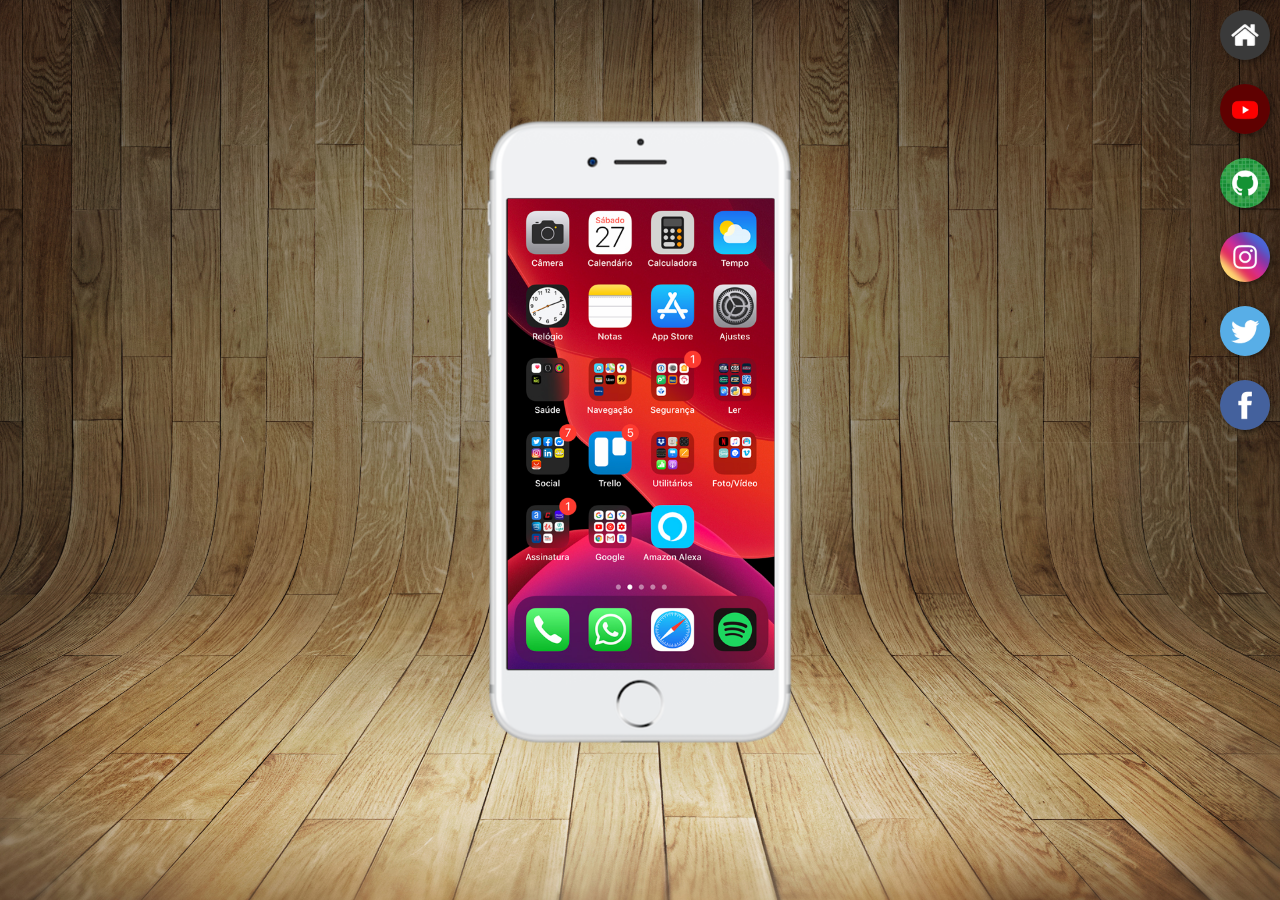
<file: index.html>
<!DOCTYPE html>
<html lang="pt-br">
<head>
    <meta charset="UTF-8">
    <meta http-equiv="X-UA-Compatible" content="IE=edge">
    <meta name="viewport" content="width=device-width, initial-scale=1.0">
    <link rel="shortcut icon" href="favicon.ico" type="image/x-icon">
    <title>Projeto redes sociais</title>
    <link rel="stylesheet" href="estilos/style.css">
</head>
<body>
    <main>
        <section id="telefone">
            <iframe src="home.html" name="tela" id="tela" frameborder="0">
                Seu navegador não é compativel com isso.
            </iframe>

        </section>
        <section id="redes-sociais">
            <a href="home.html" target="tela"><img src="imagens/logo-home.jpg" alt="Home"></a><br>
            <a href="youtube.html" target="tela"><img src="imagens/logo-youtube.jpg" alt="Youtube">
            </a><br>
            <a href="github.html" target="tela"><img src="imagens/logo-github.jpg" alt="Github"></a><br>
            <a href="instagram.html" target="tela"><img src="imagens/logo-instagram.jpg" alt="Instagram"></a><br>
            <a href="twiter.html" target="tela"><img src="imagens/logo-twitter.jpg" alt="Twiter"></a><br>
            <a href="facebook.html" target="tela"><img src="imagens/logo-facebook.jpg" alt="Facebook"></a>

        </section>
    </main>
    
</body>
</html>
</file>
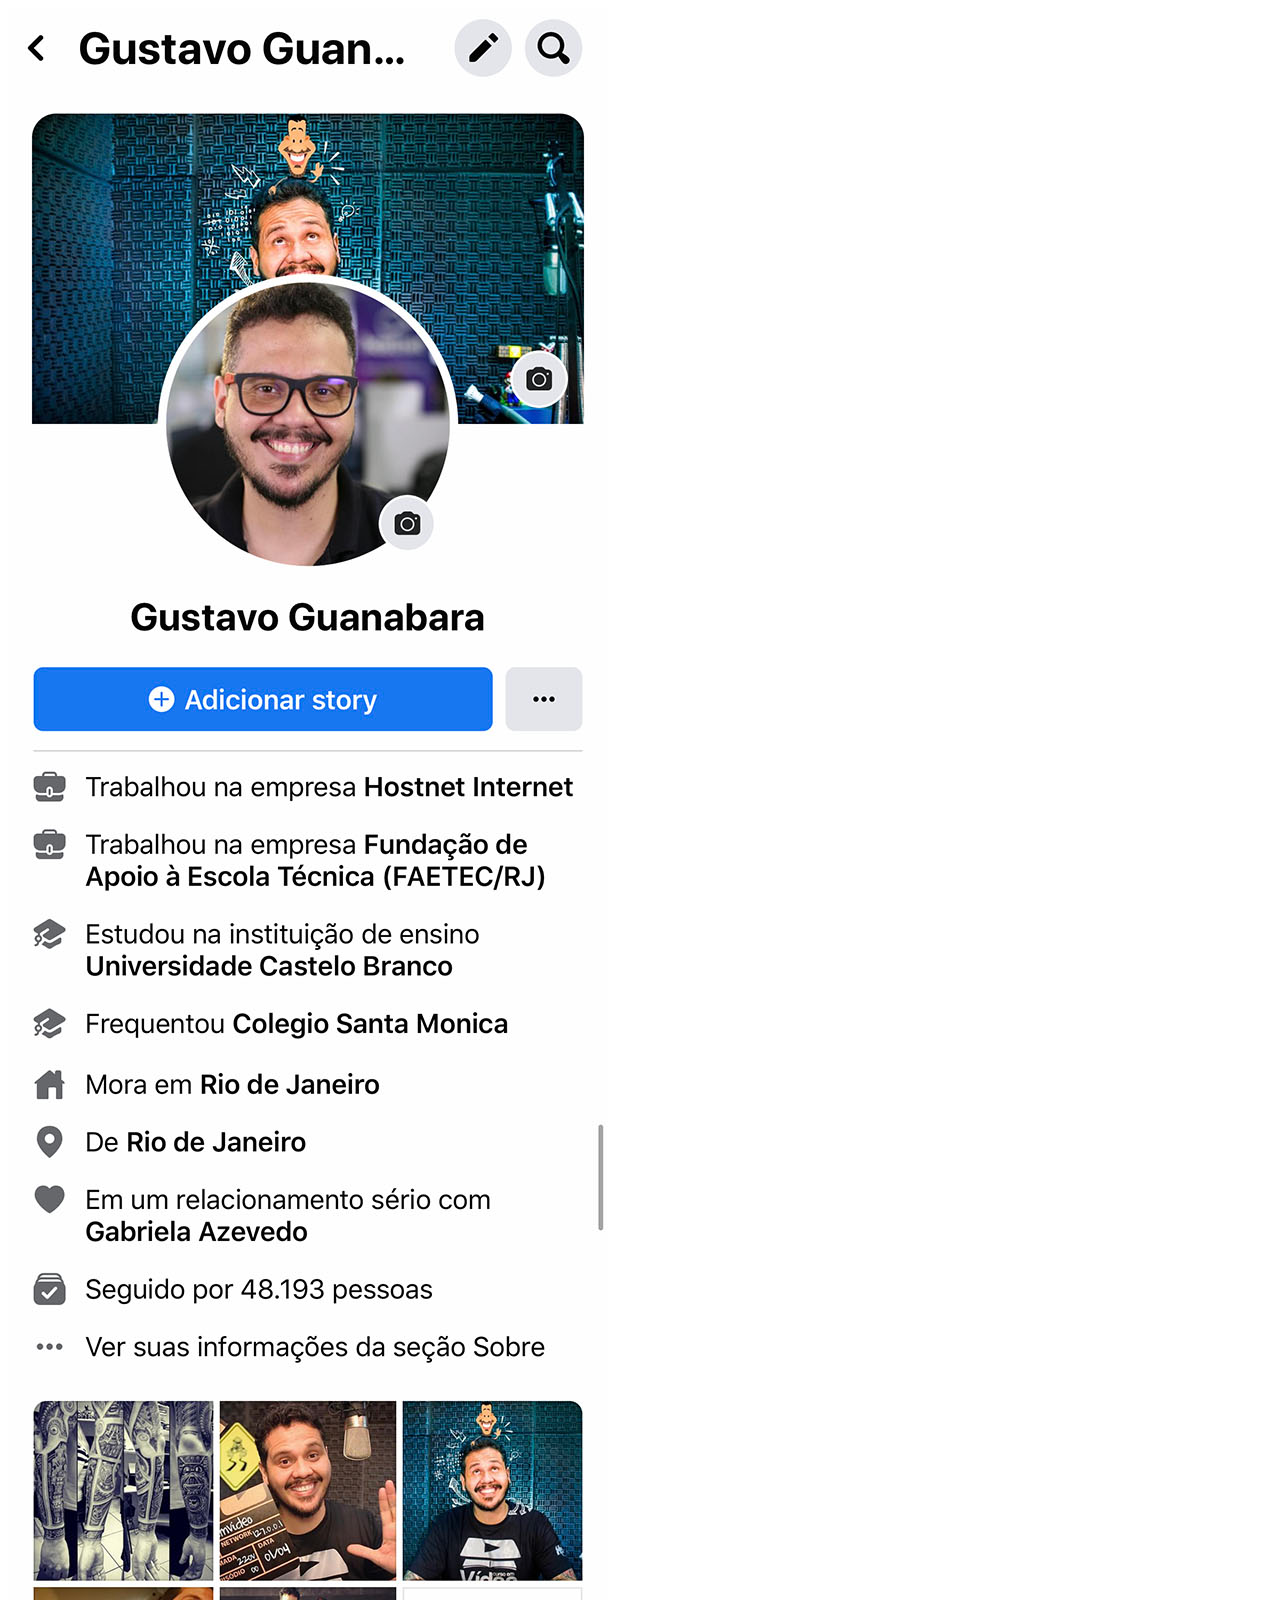
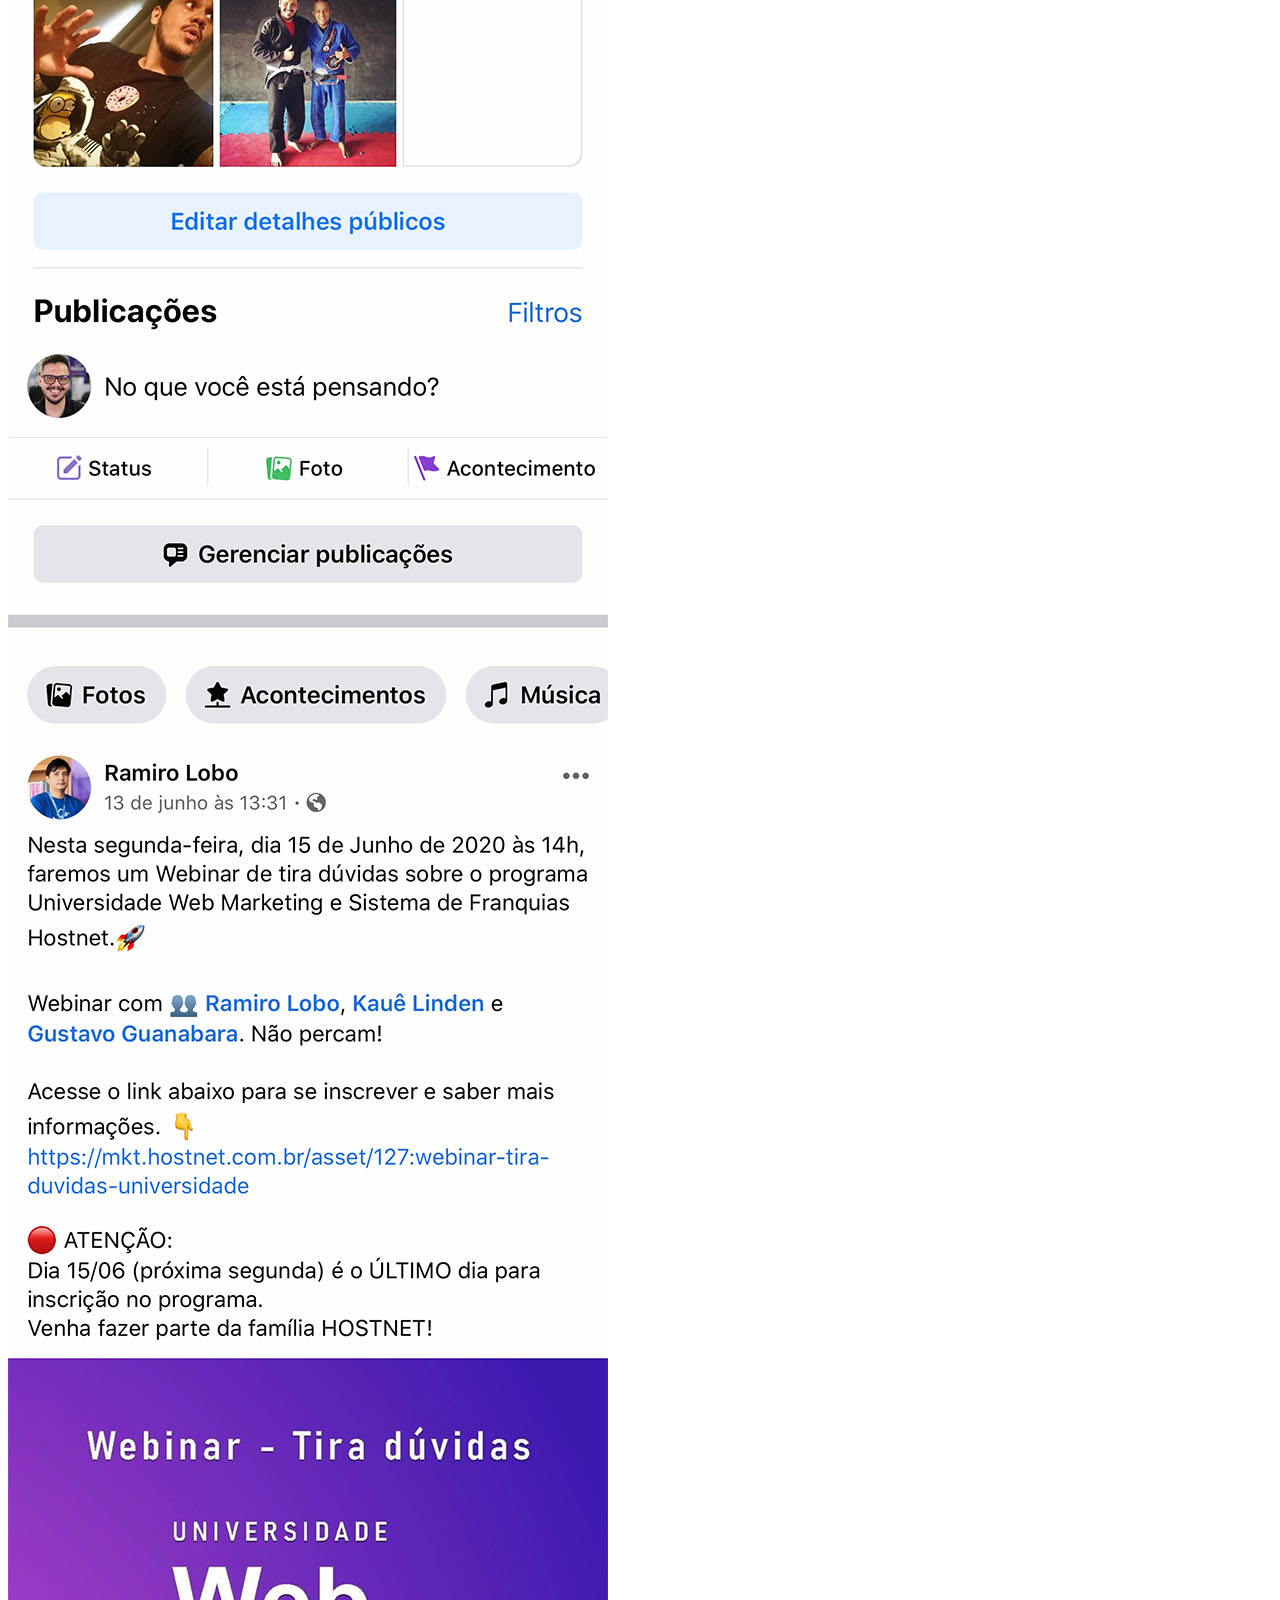
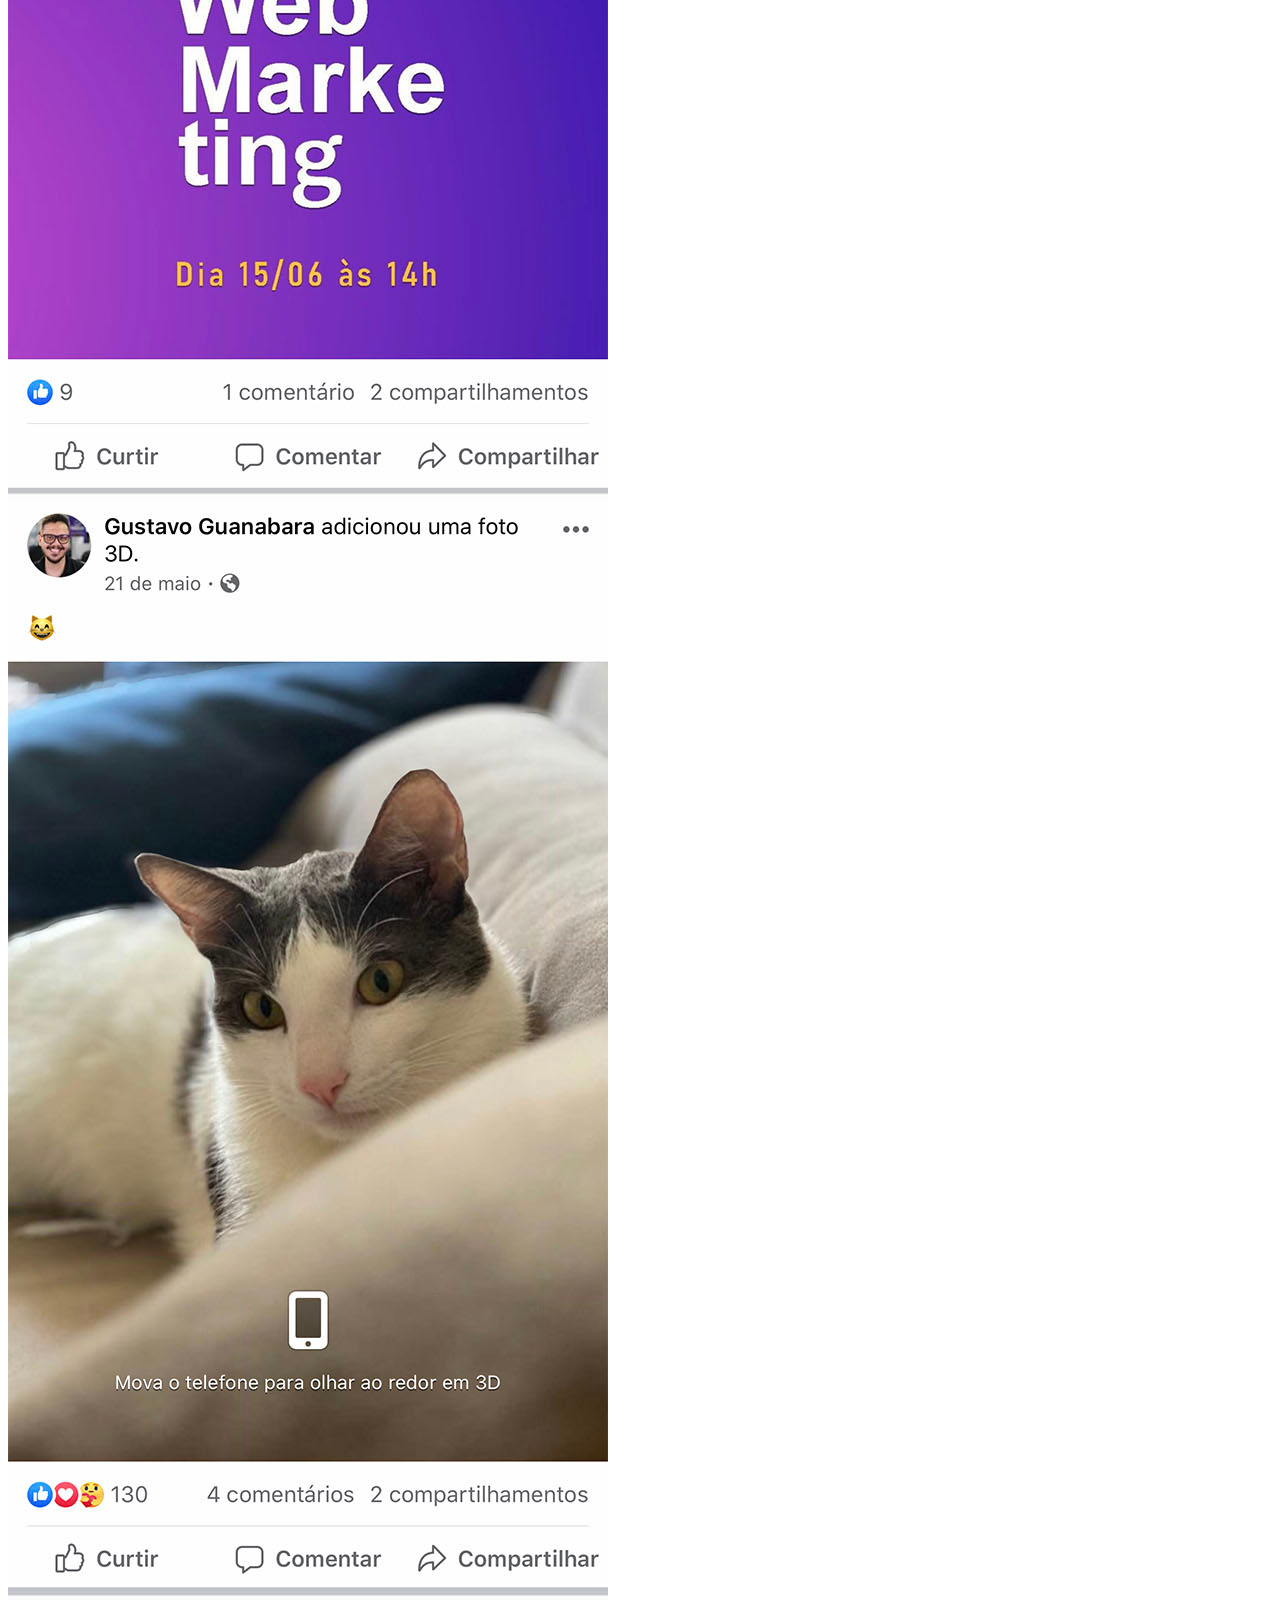
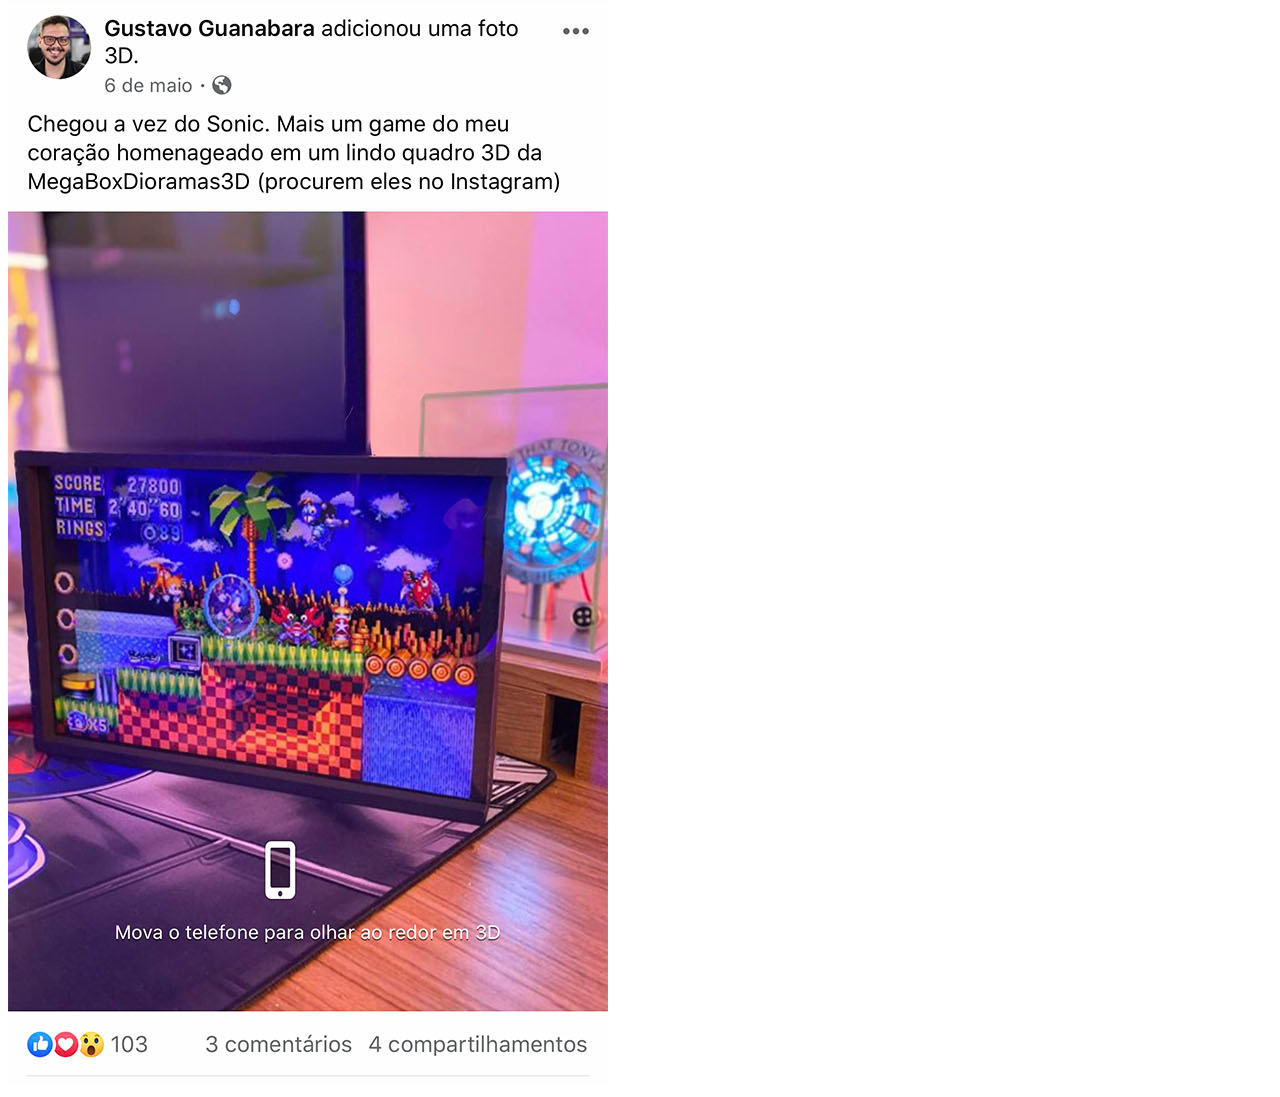
<file: facebook.html>
<!DOCTYPE html>
<html lang="pt-br">
<head>
    <meta charset="UTF-8">
    <meta http-equiv="X-UA-Compatible" content="IE=edge">
    <meta name="viewport" content="width=device-width, initial-scale=1.0">
    <title>Facebook</title>
</head>
<body>
    <img src="imagens/tela-facebook.jpg" alt="Facebook">
    <a href="https://www.facebook.com/atinael.naati/" target="_blank"></a>
</body>
</html>
</file>
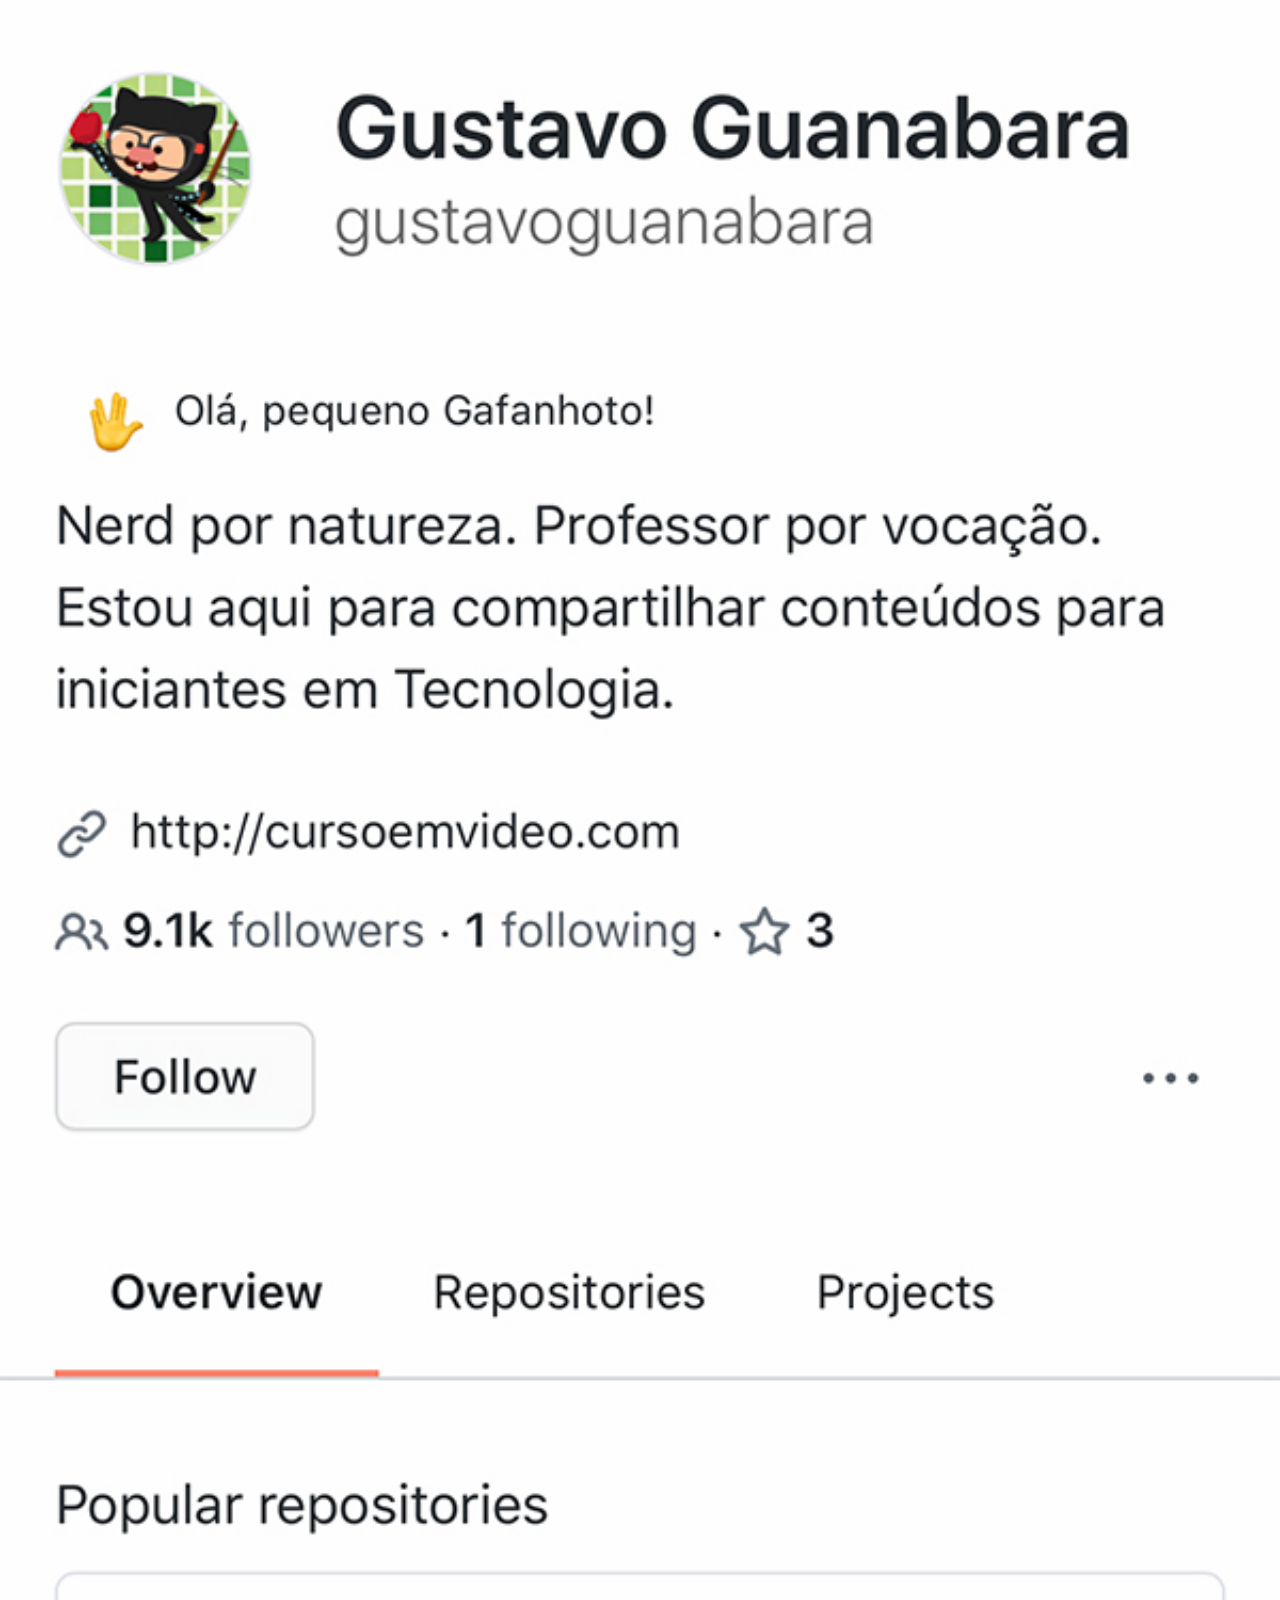
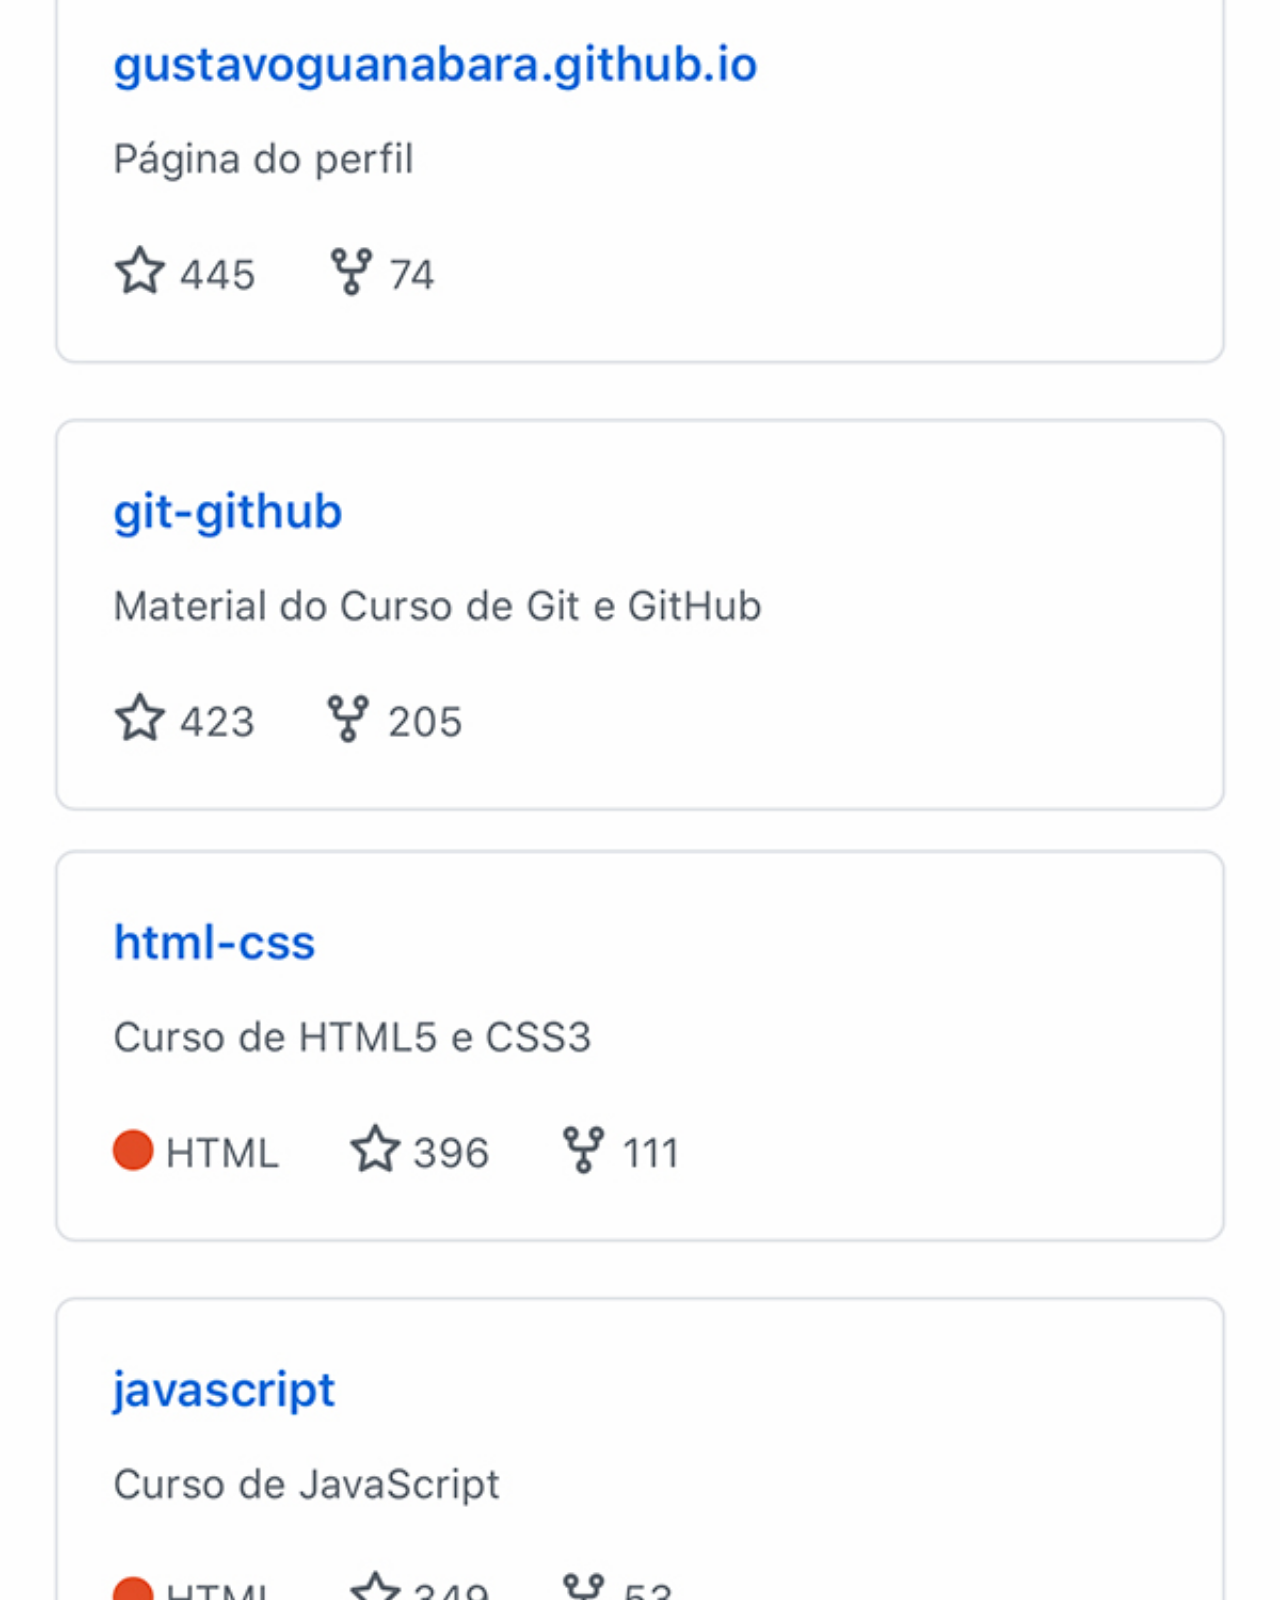
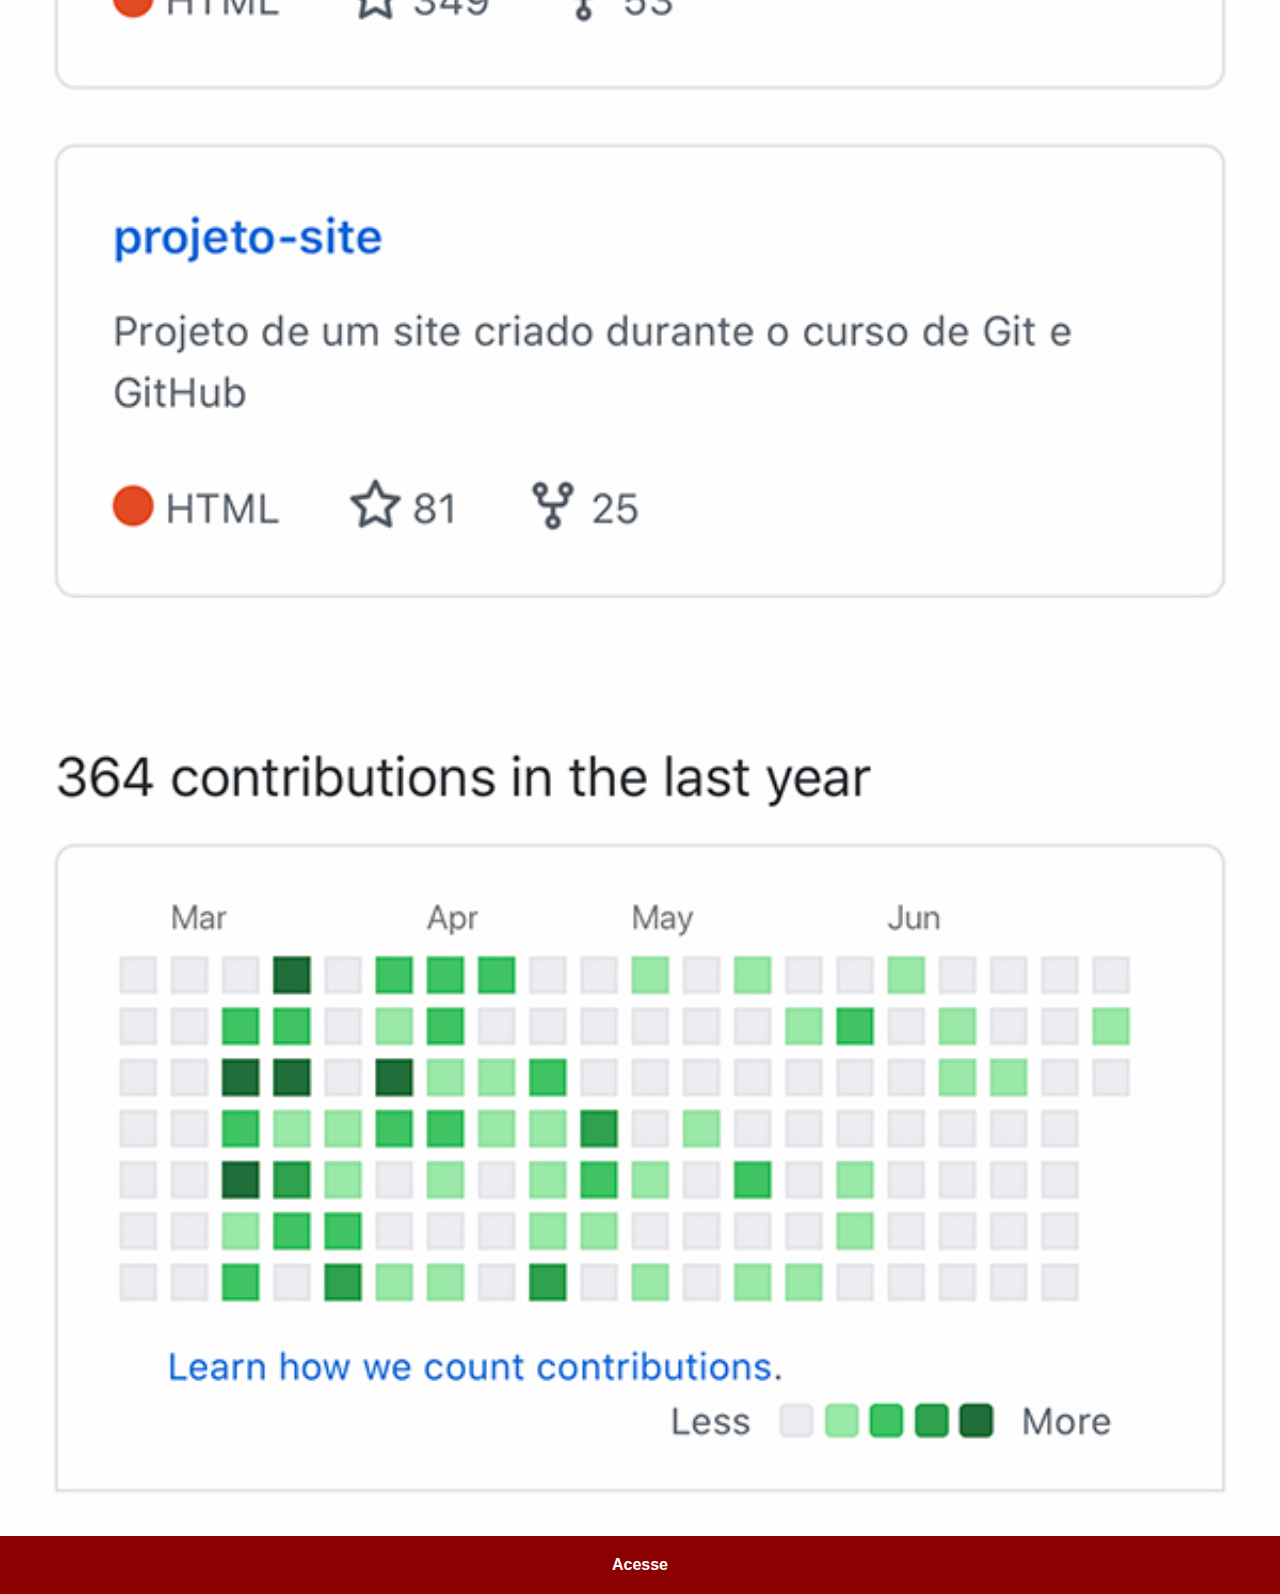
<file: github.html>
<!DOCTYPE html>
<html lang="pt-br">
<head>
    <meta charset="UTF-8">
    <meta http-equiv="X-UA-Compatible" content="IE=edge">
    <meta name="viewport" content="width=device-width, initial-scale=1.0">
    <title>Github</title>
    <link rel="stylesheet" href="estilos/social.css">
</head>
<body>
    <img src="imagens/tela-github.jpg" alt="Github">
    <a href="https://gustavoguanabara.github.io/">Acesse</a>
</body>
</html>
</file>
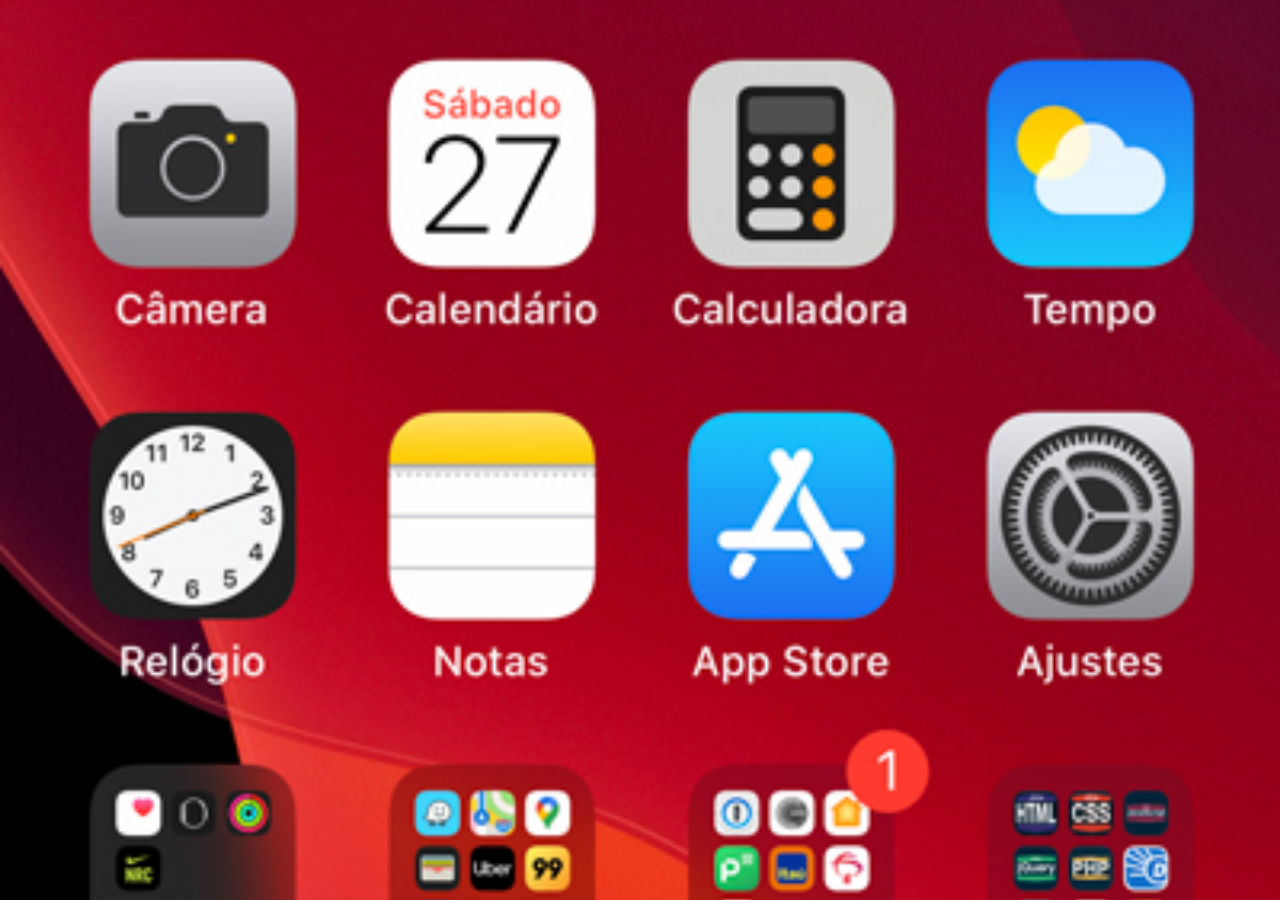
<file: home.html>
<!DOCTYPE html>
<html lang="pt-br">
<head>
    <meta charset="UTF-8">
    <meta http-equiv="X-UA-Compatible" content="IE=edge">
    <meta name="viewport" content="width=device-width, initial-scale=1.0">
    <title>Home</title>
    <style>
        *{
            margin: 0px;
            padding: 0px;
        }
        body{
            width: 100vw;
            height: 100vh;
            background: black url(imagens/tela-home.jpg) no-repeat top center;
            background-size: cover;
        }
    </style>
</head>
<body>
    
</body>
</html>
</file>
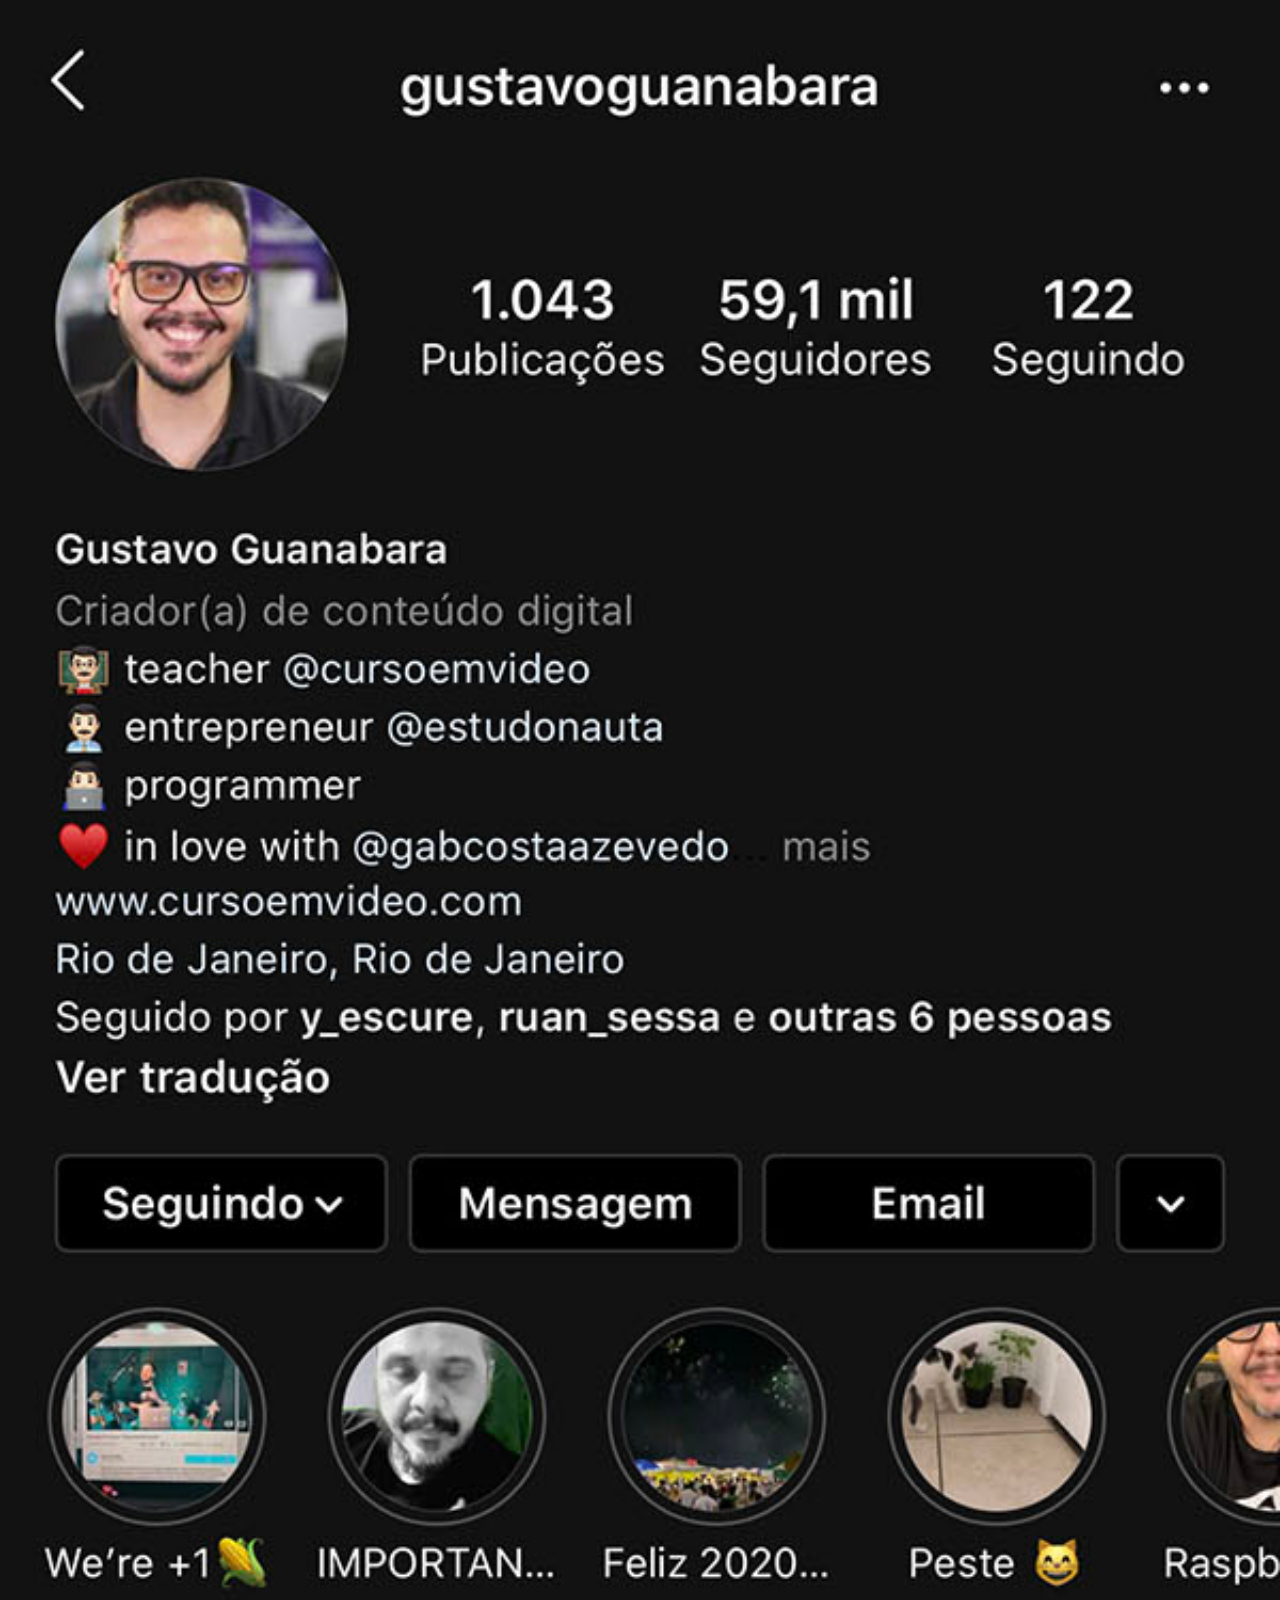
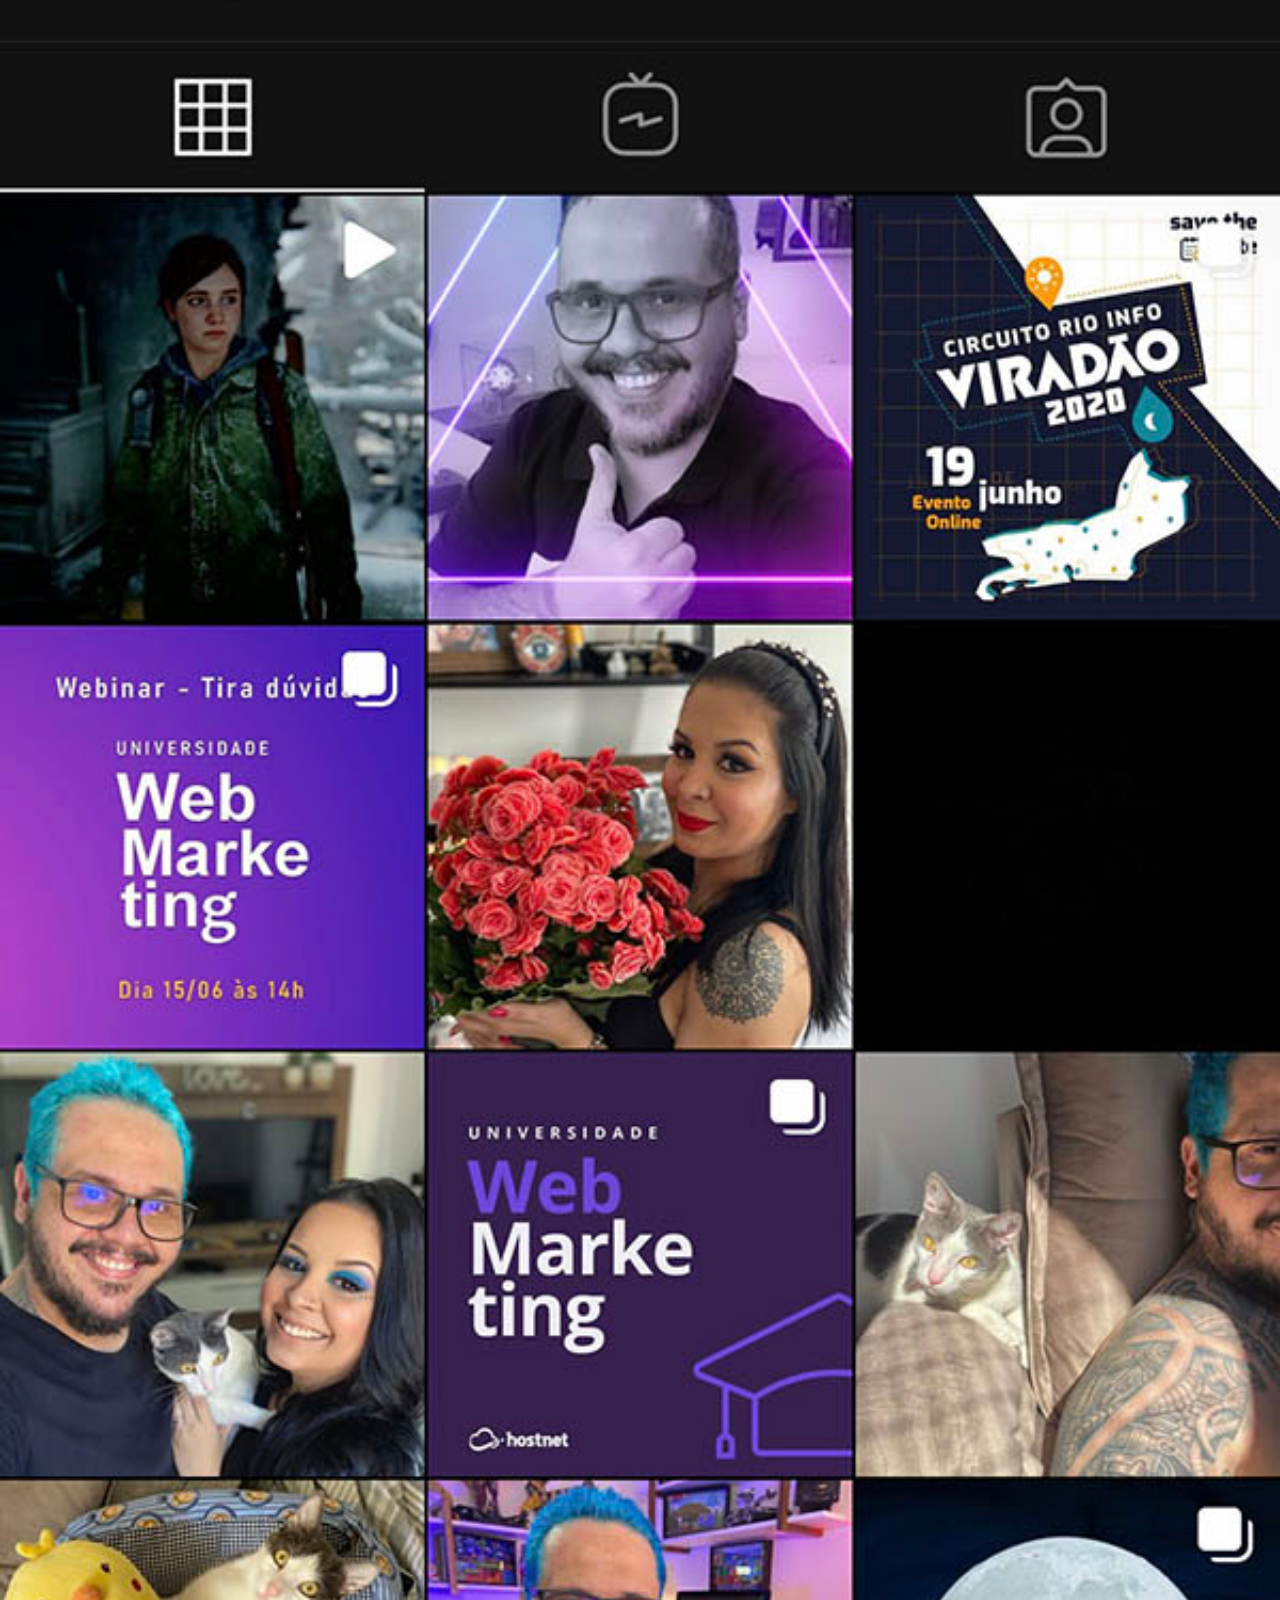
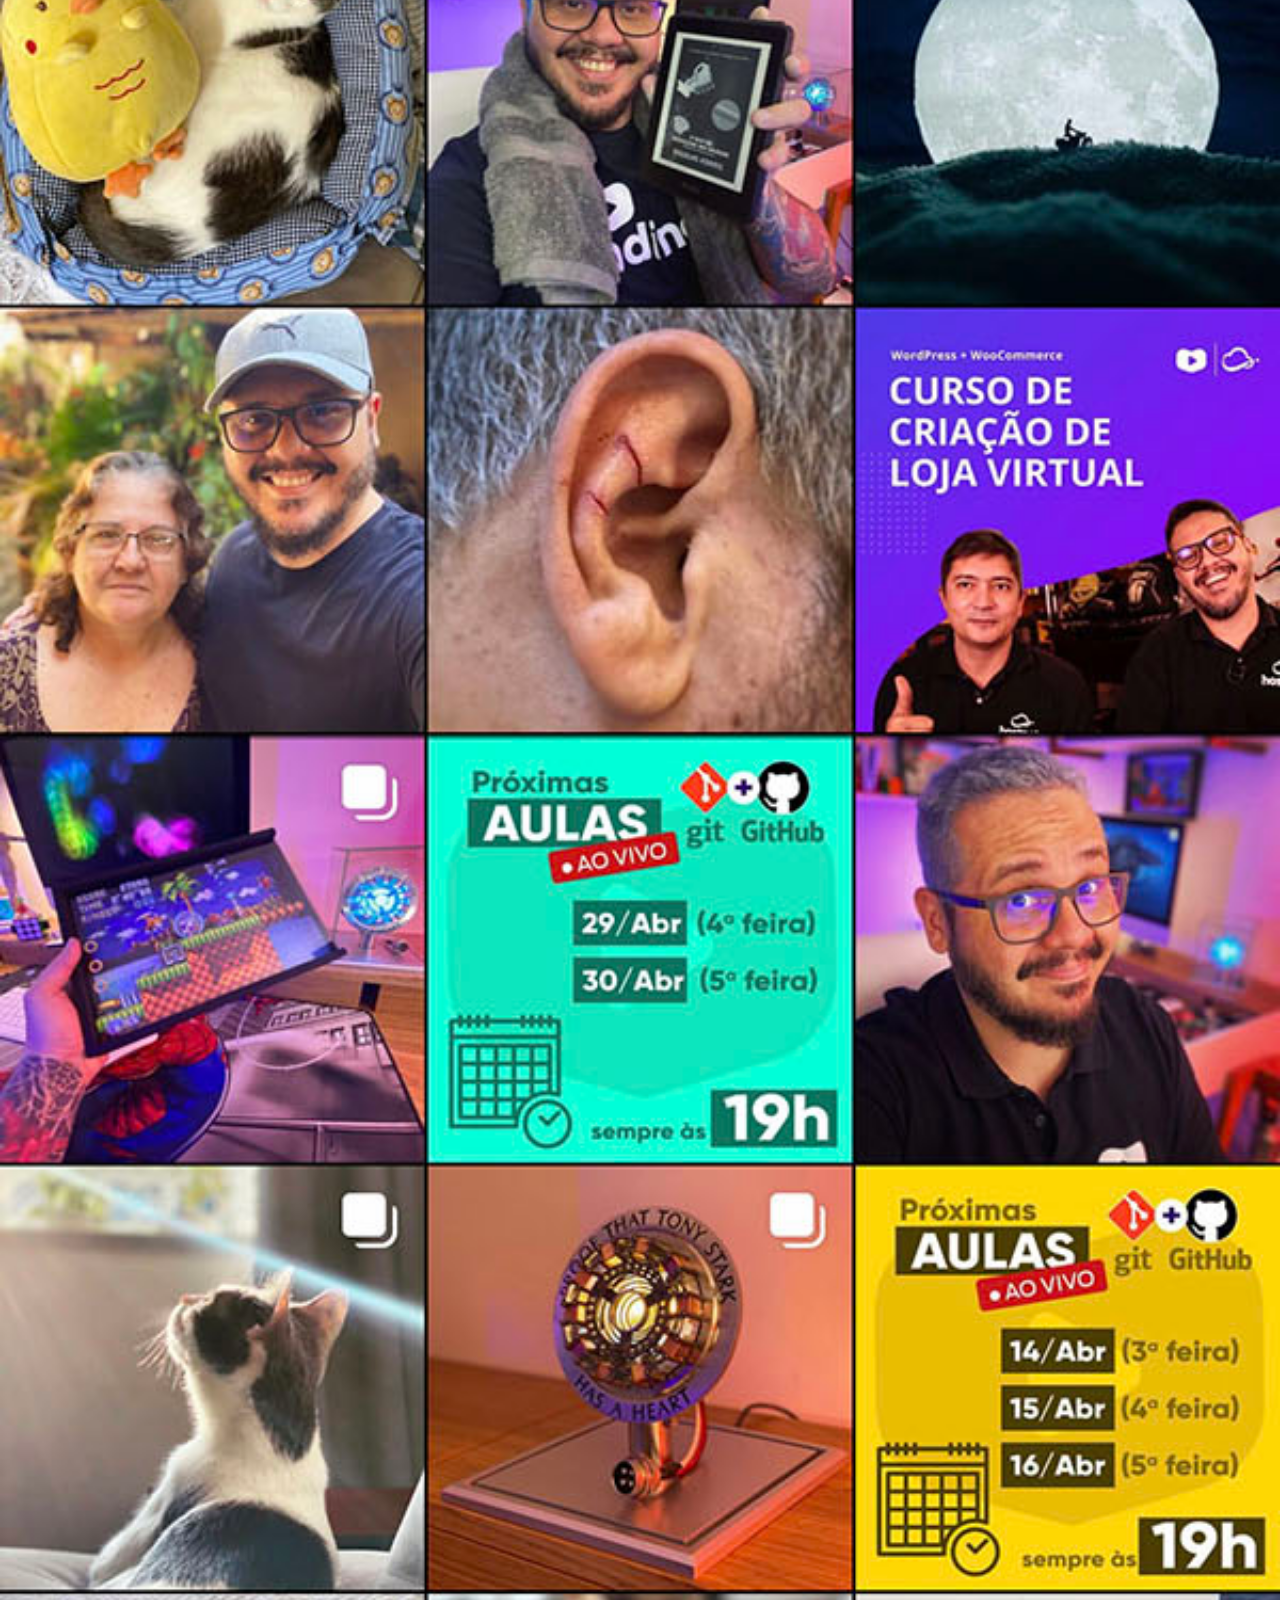
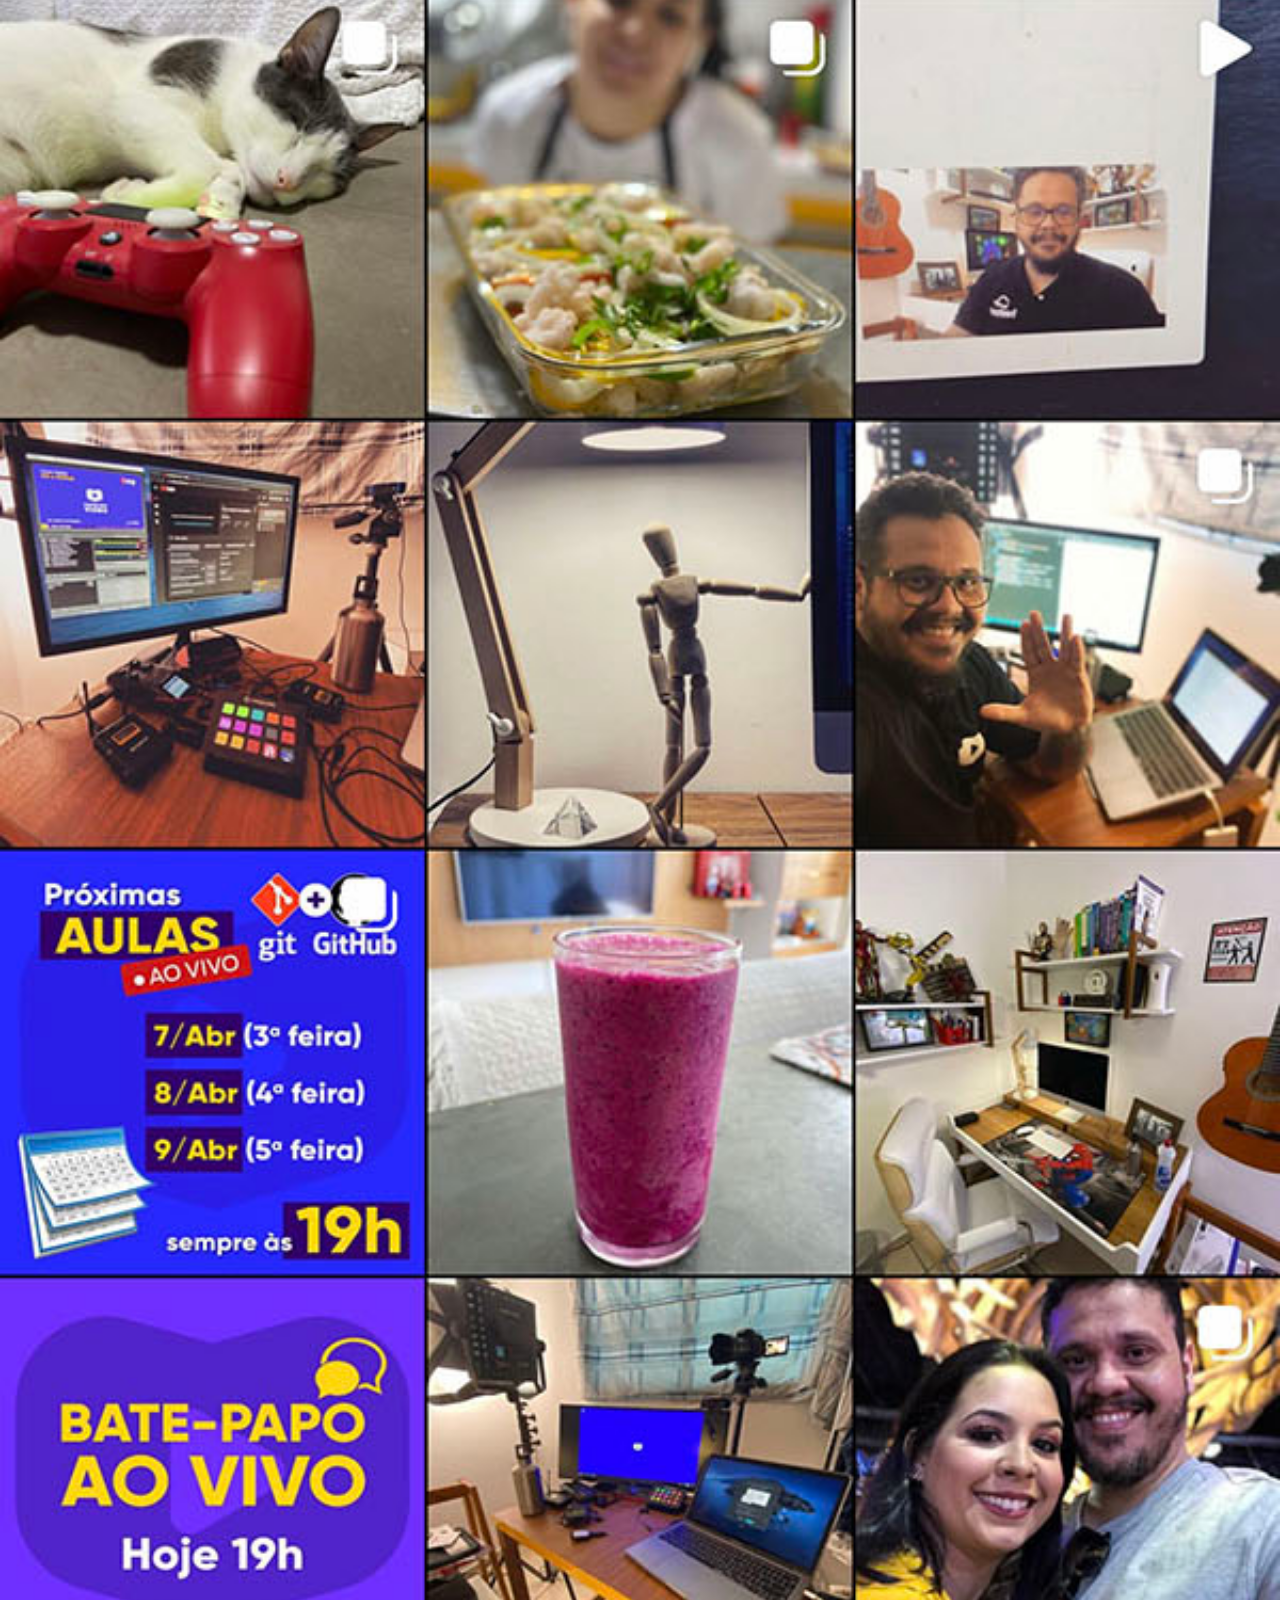
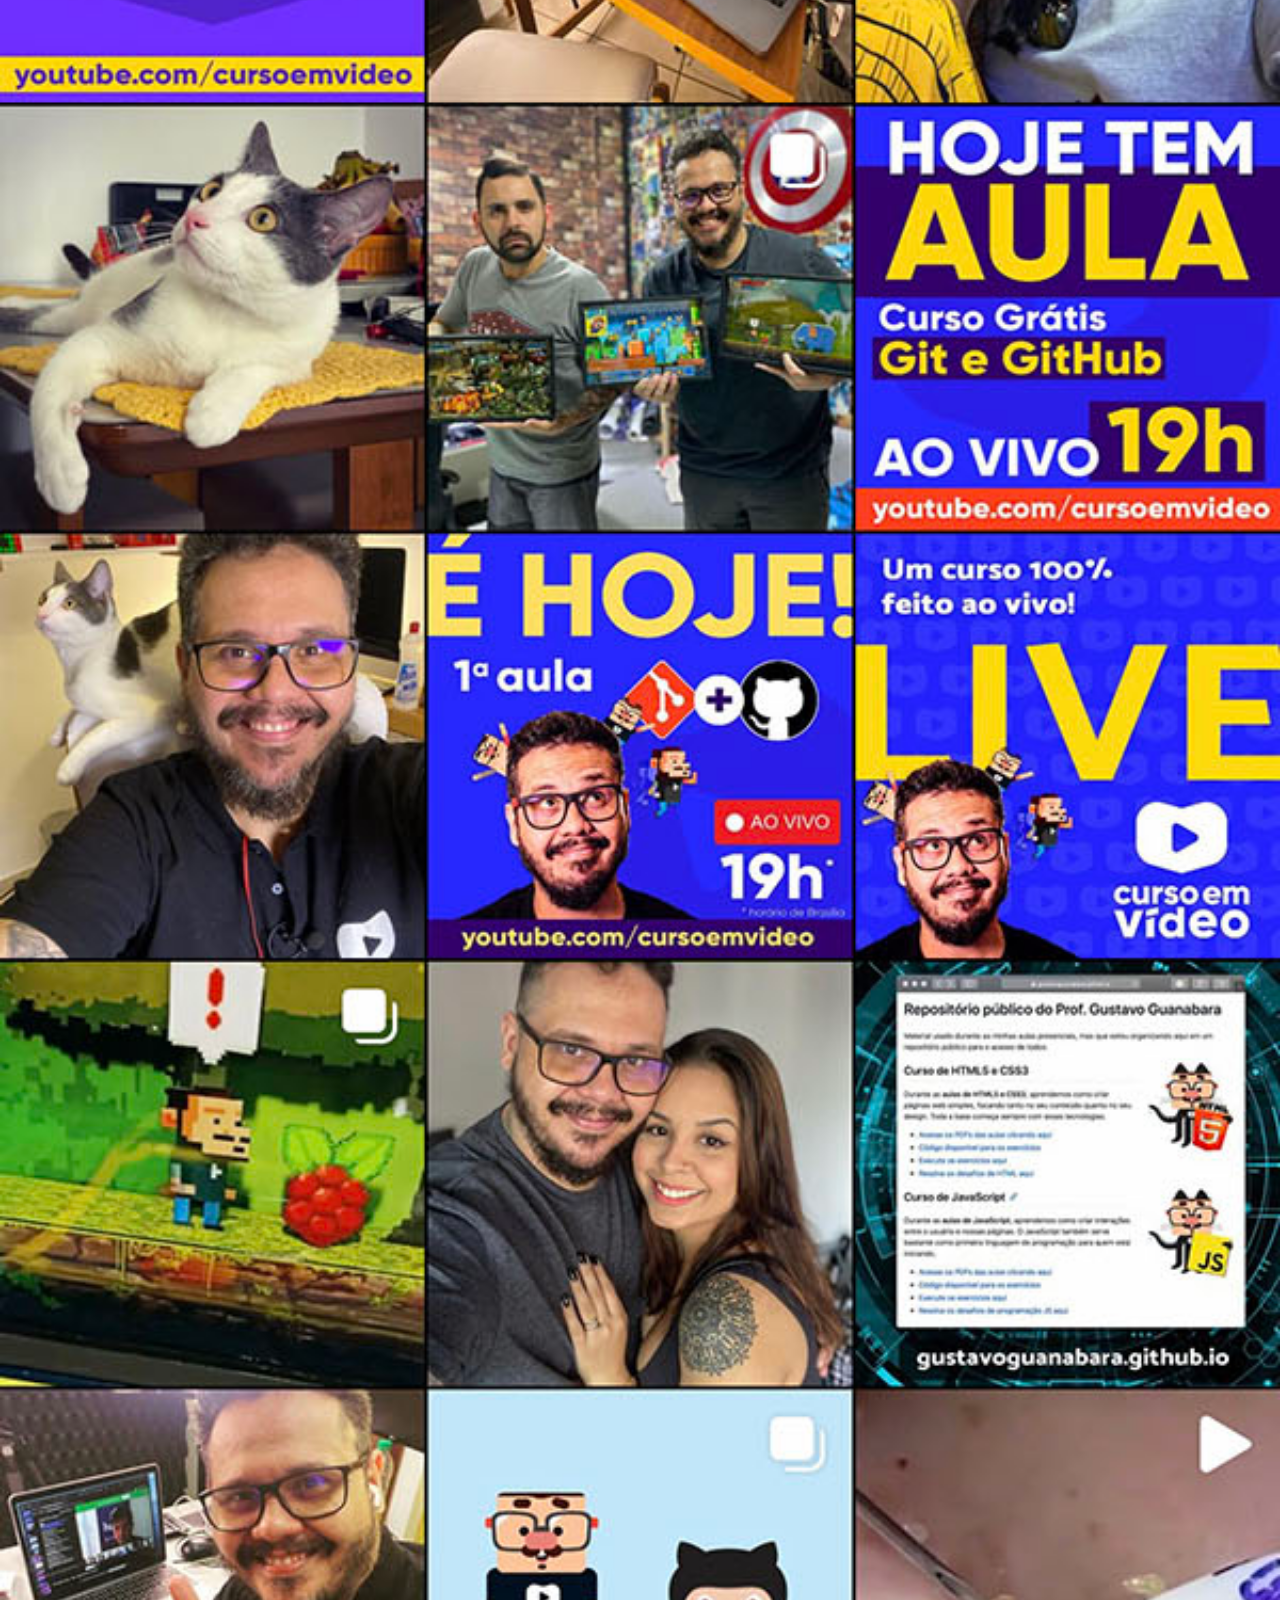
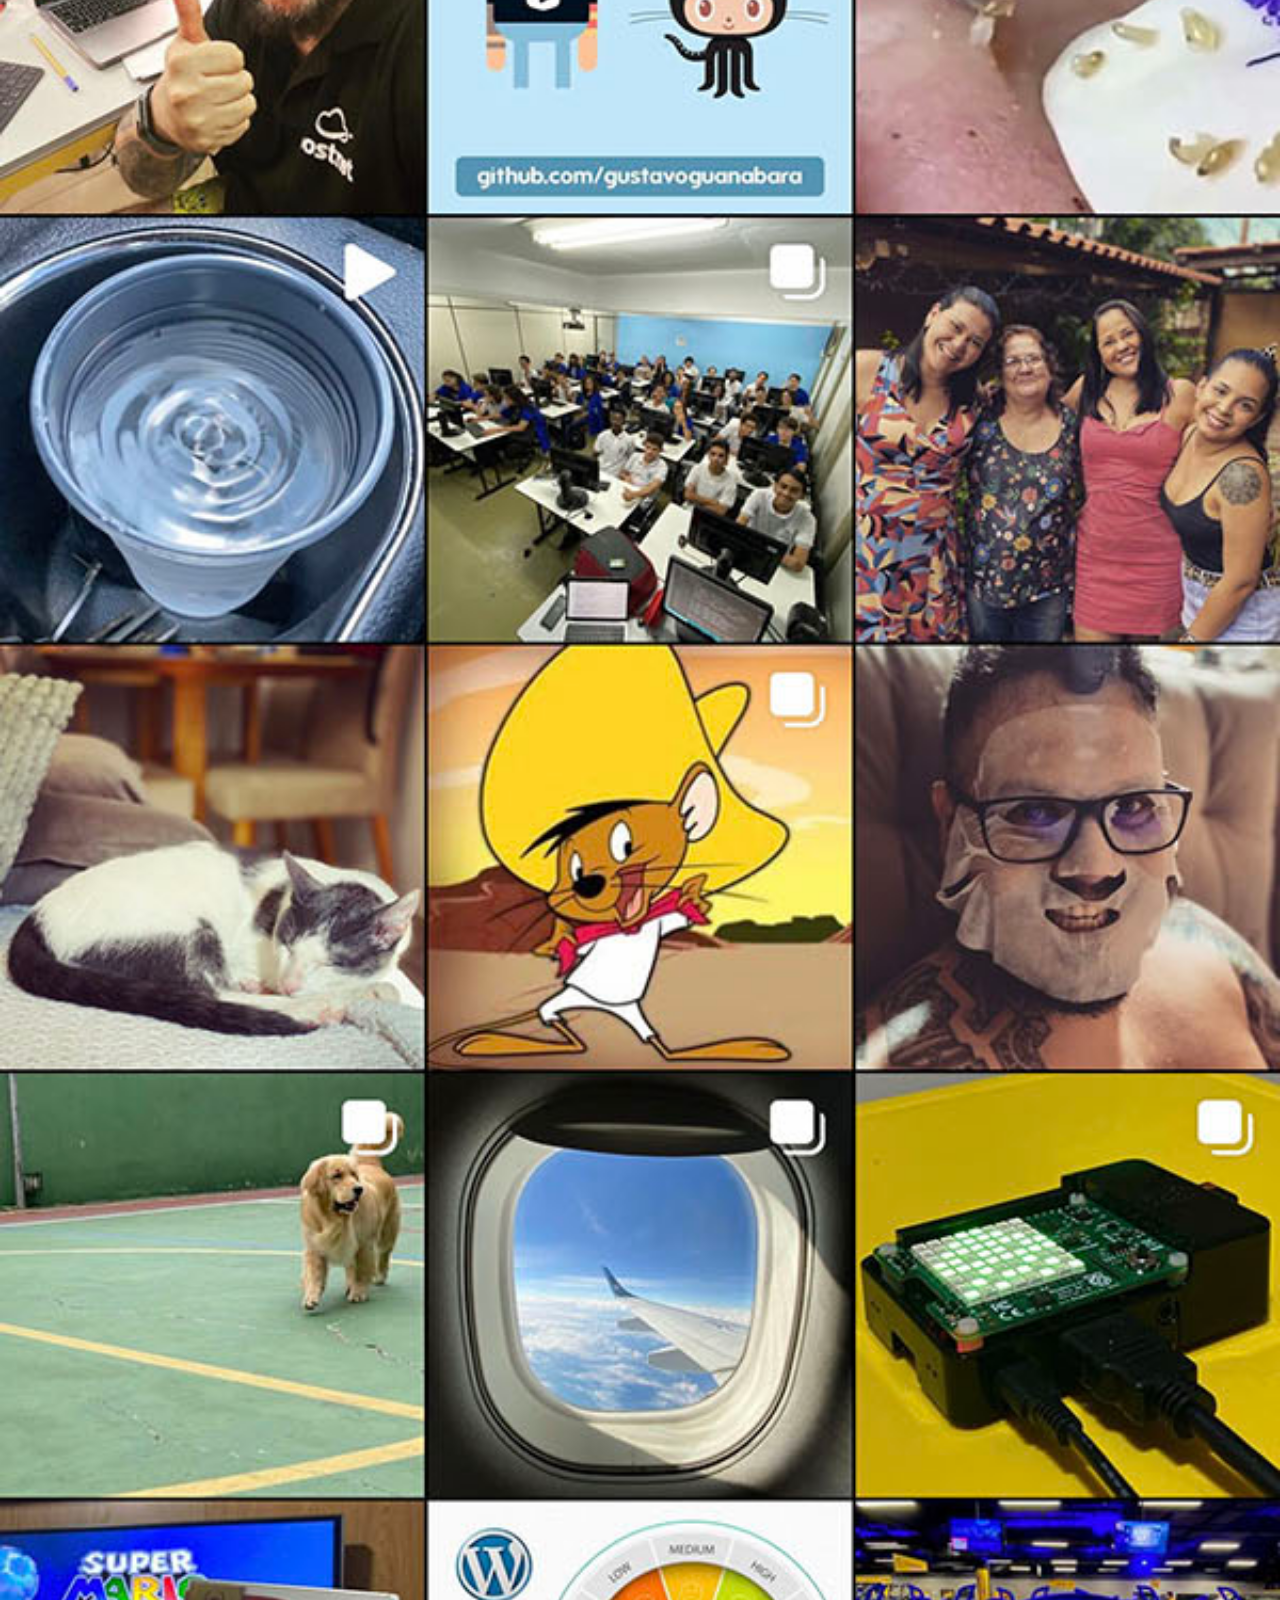
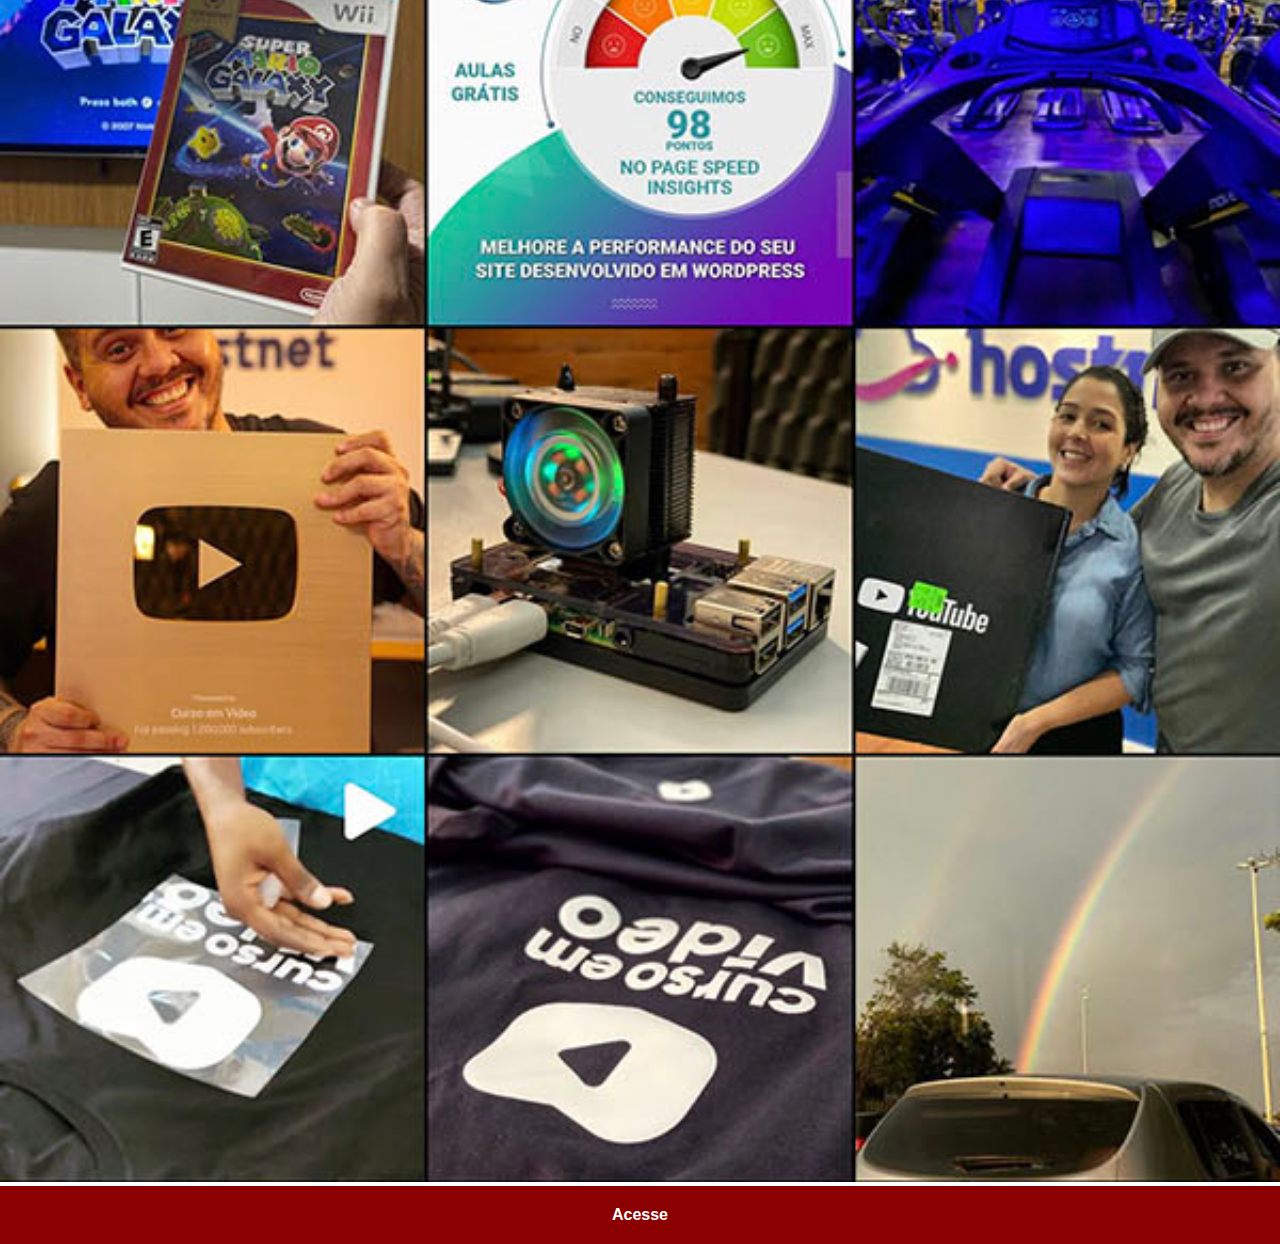
<file: instagram.html>
<!DOCTYPE html>
<html lang="pt-br">
<head>
    <meta charset="UTF-8">
    <meta http-equiv="X-UA-Compatible" content="IE=edge">
    <meta name="viewport" content="width=device-width, initial-scale=1.0">
    <title>Instagram</title>
    <link rel="stylesheet" href="estilos/social.css">
</head>
<body>
    <img src="imagens/tela-instagram.jpg" alt="Instagram">
    <a href="https://www.instagram.com/rabsaqueramon/" target="_blank">Acesse</a>
</body>
</html>
</file>
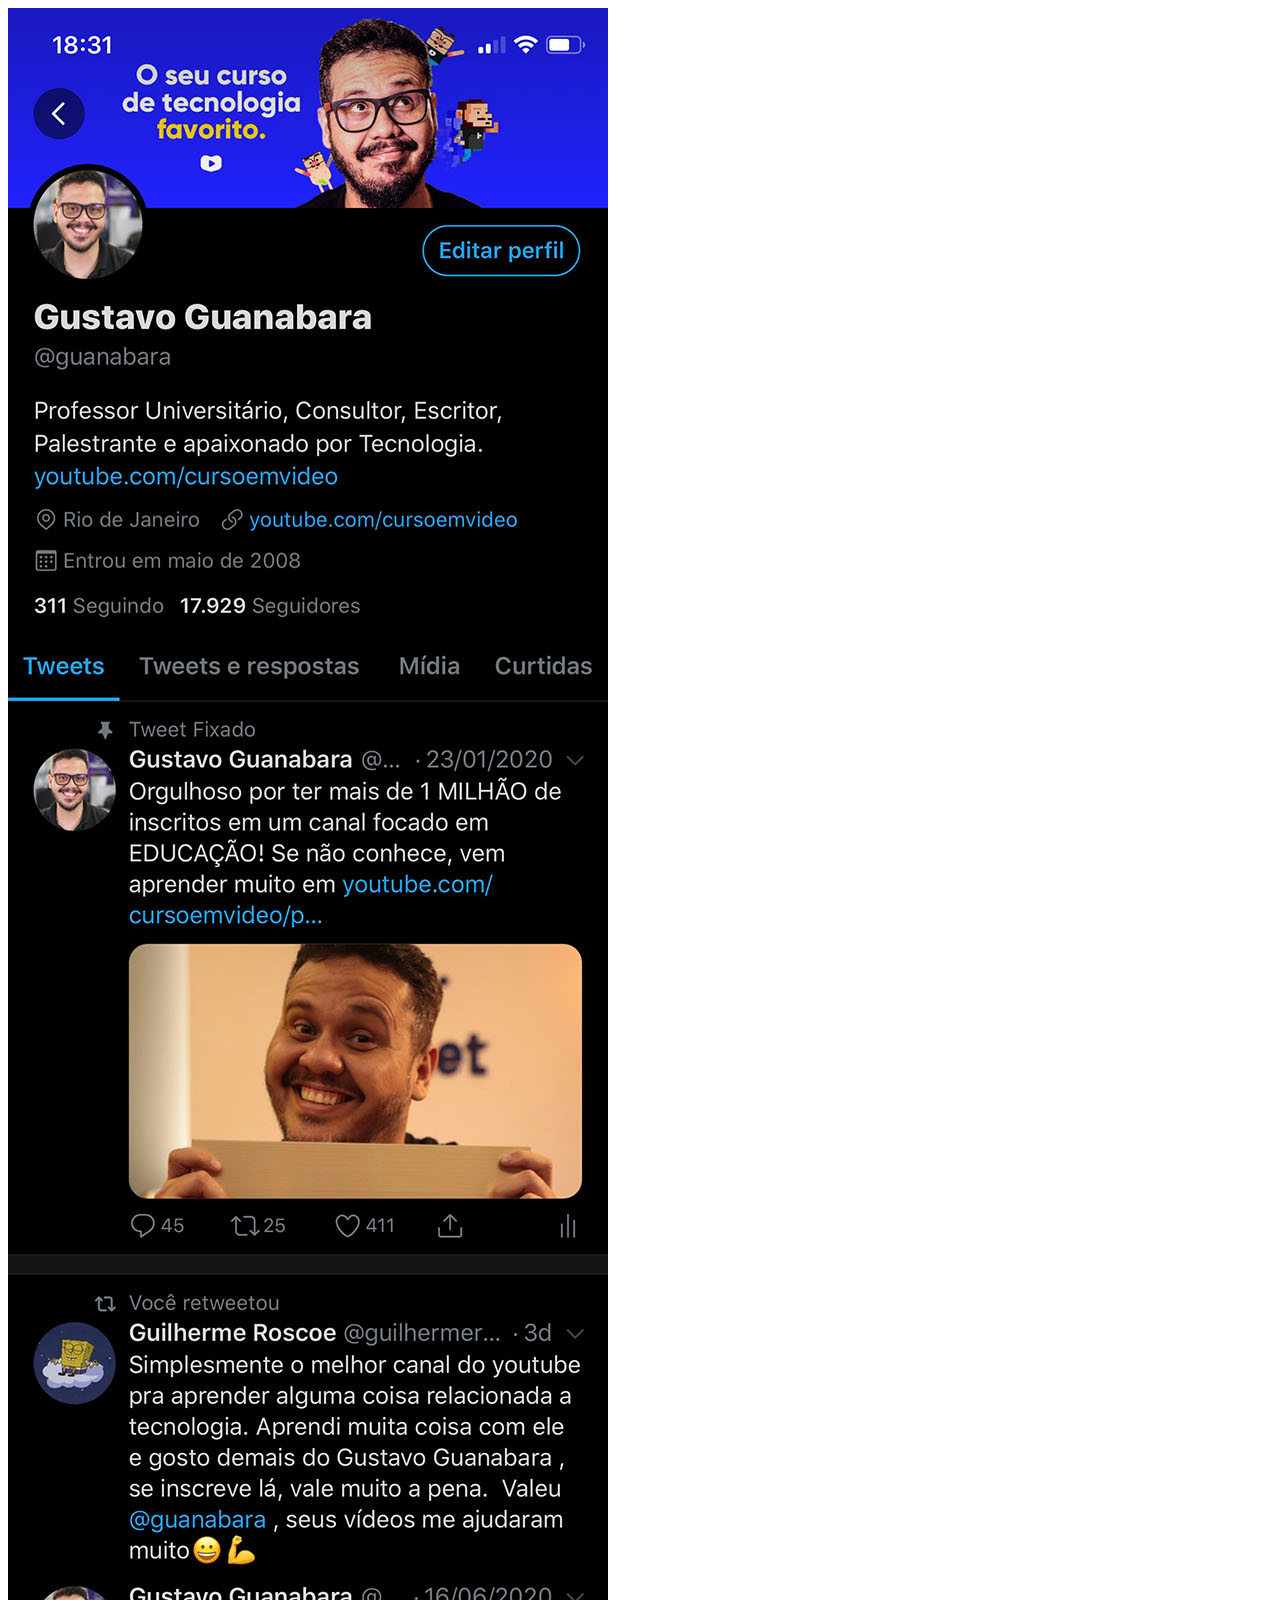
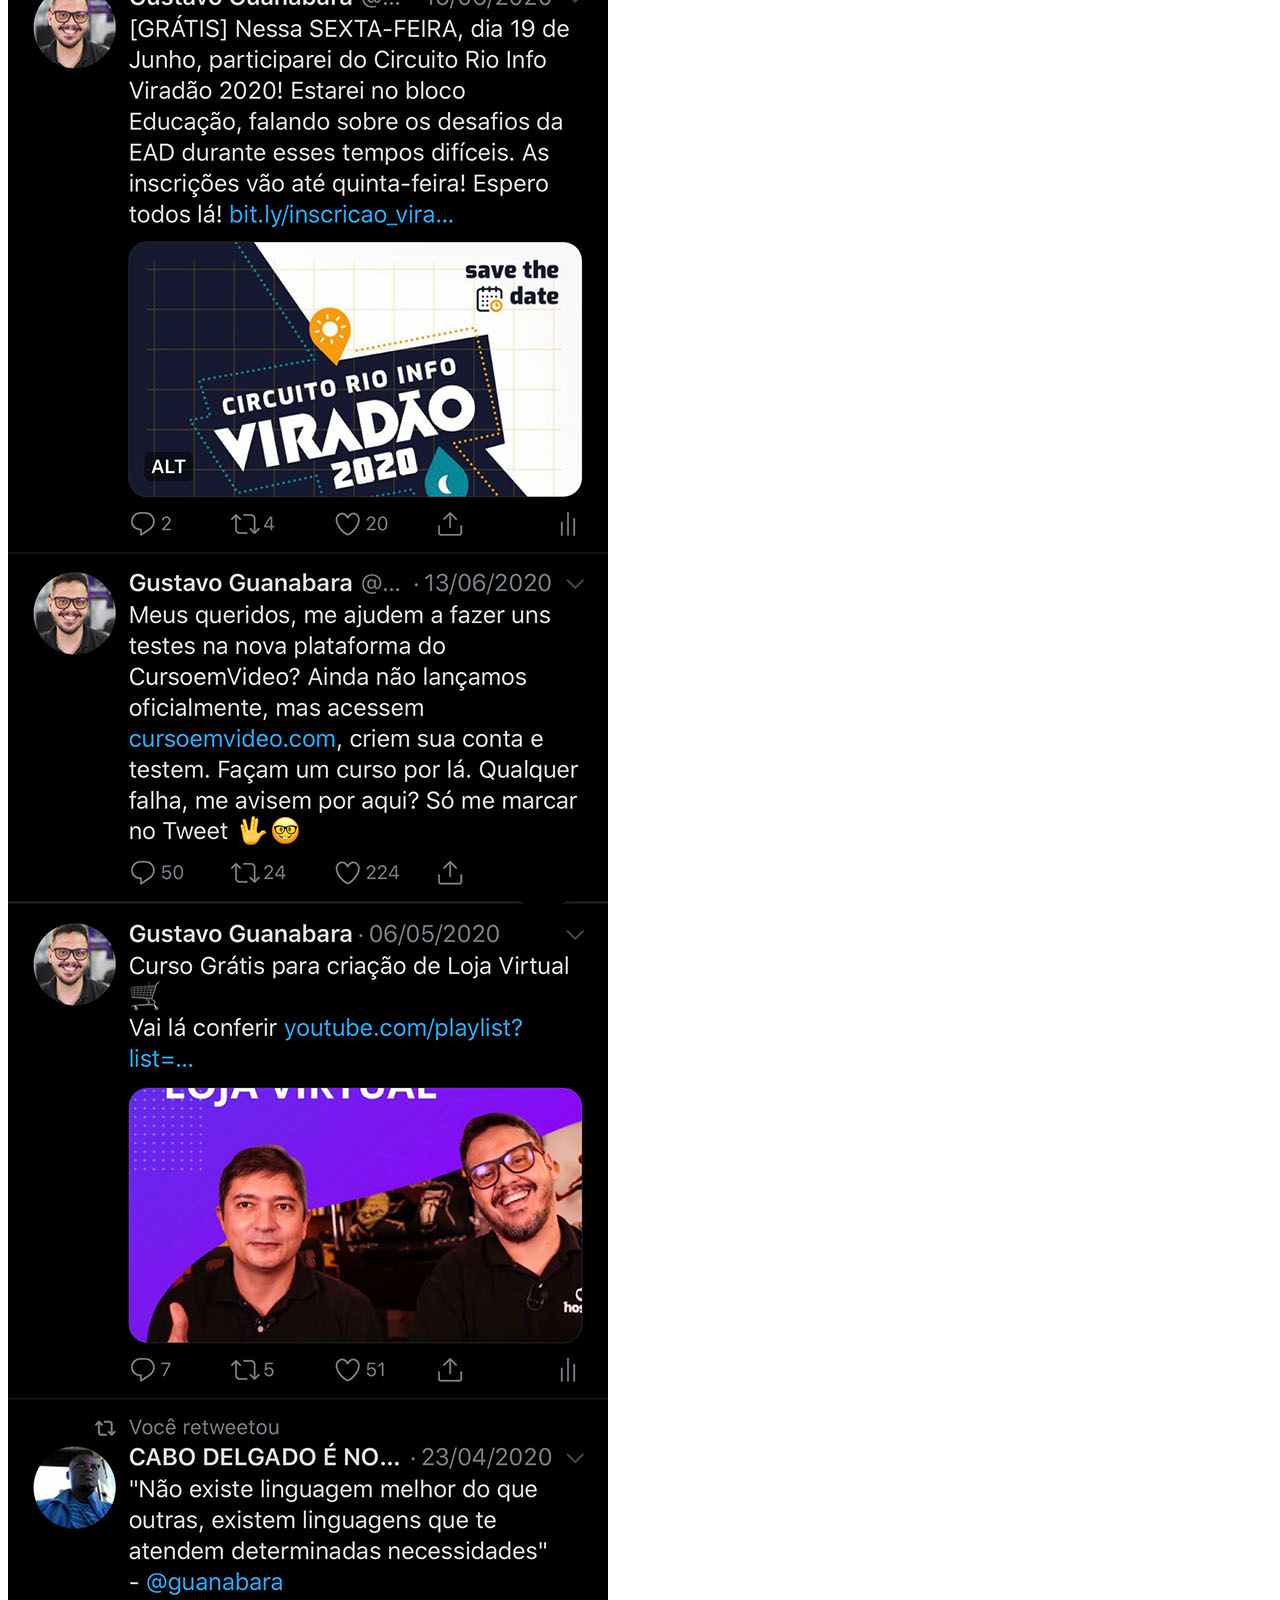
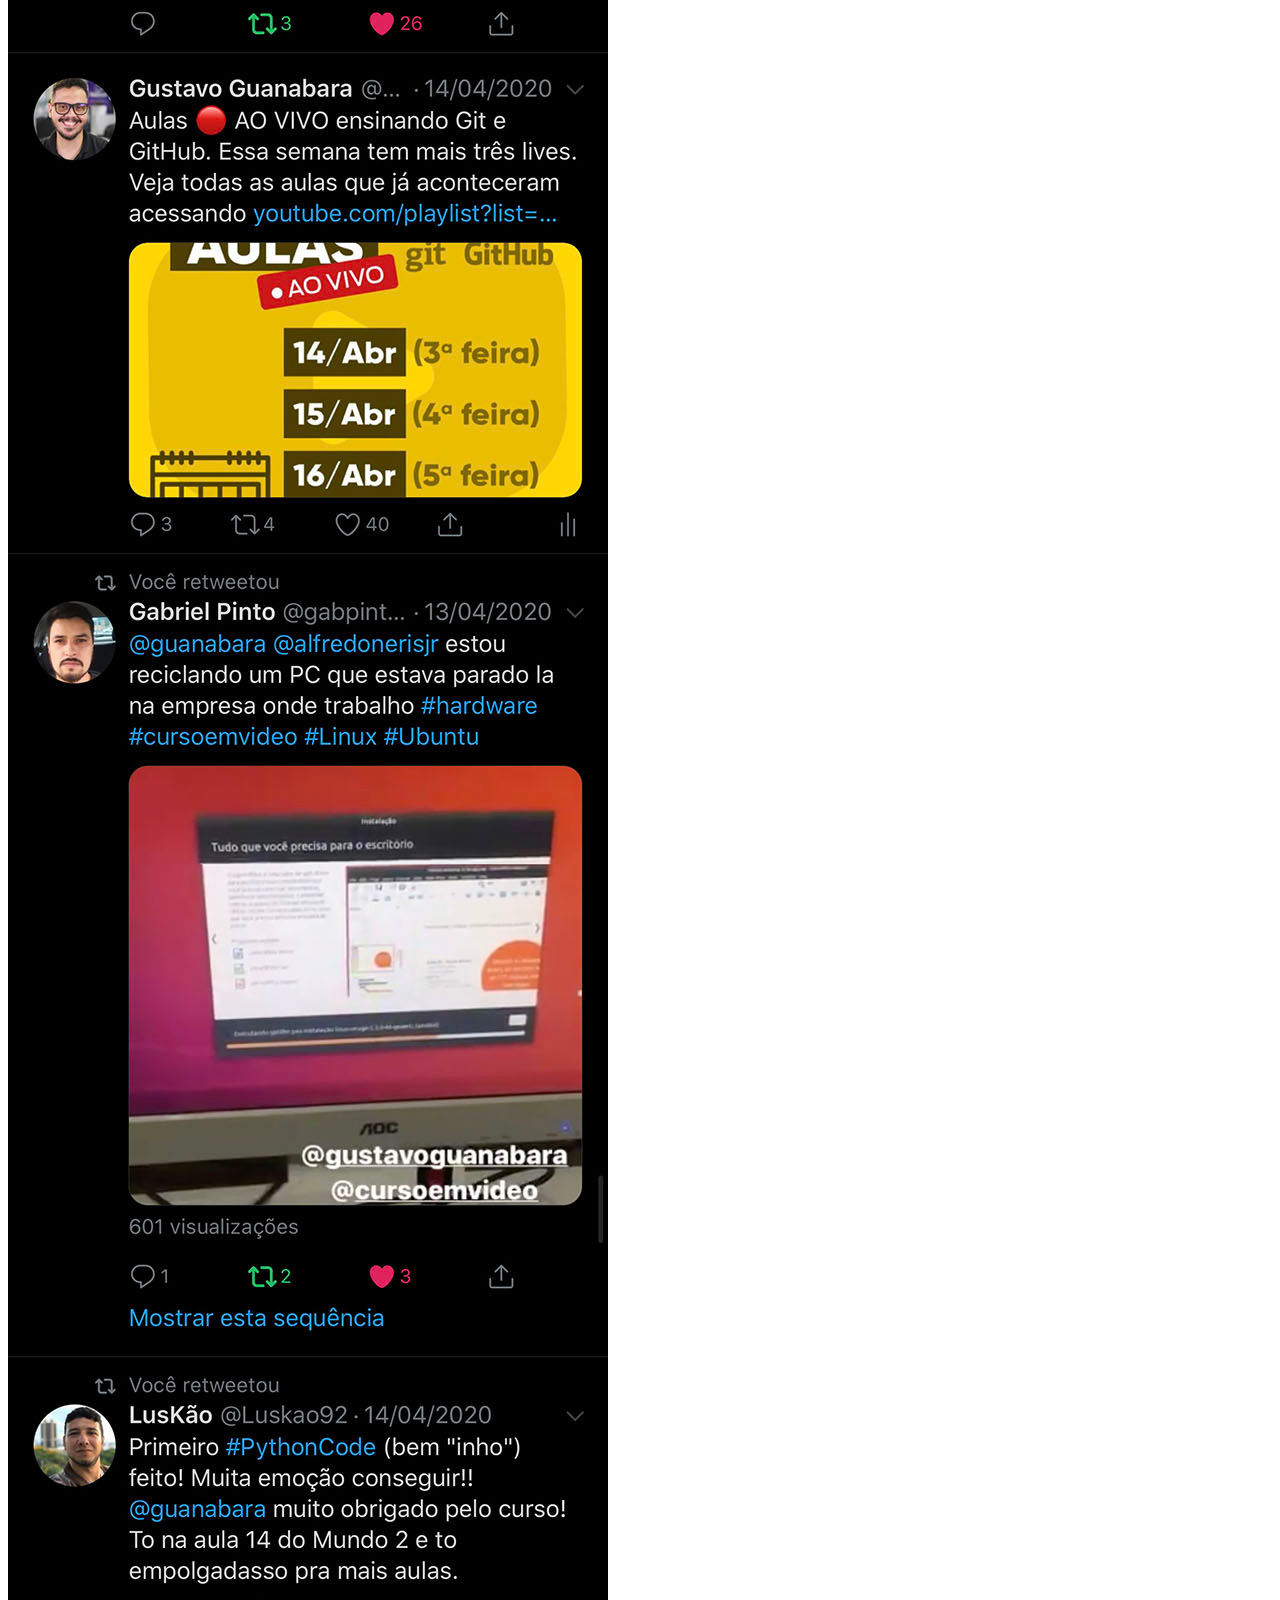
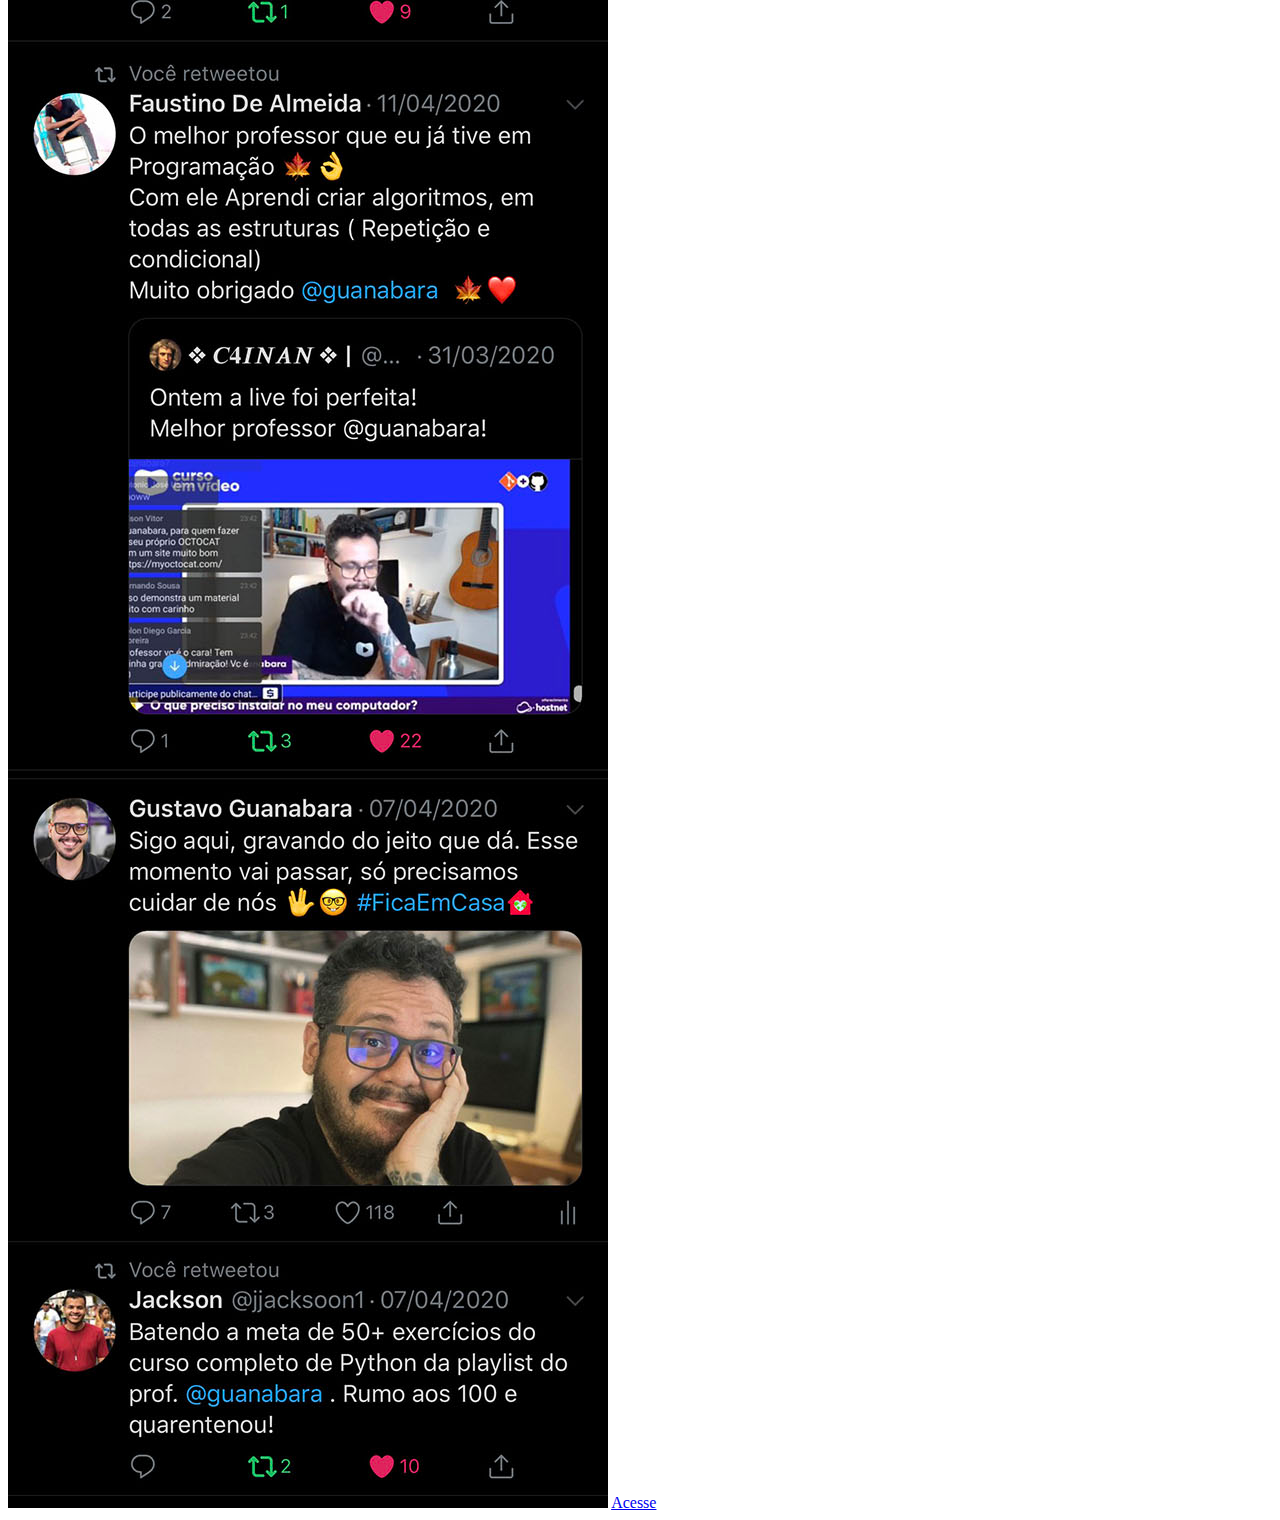
<file: twiter.html>
<!DOCTYPE html>
<html lang="pt-br">
<head>
    <meta charset="UTF-8">
    <meta http-equiv="X-UA-Compatible" content="IE=edge">
    <meta name="viewport" content="width=device-width, initial-scale=1.0">
    <title>Twiter</title>
</head>
<body>
    <img src="imagens/tela-twitter.jpg" alt="Twiter">
    <a href="twiter.html" target="_blank">Acesse</a>
</body>
</html>
</file>
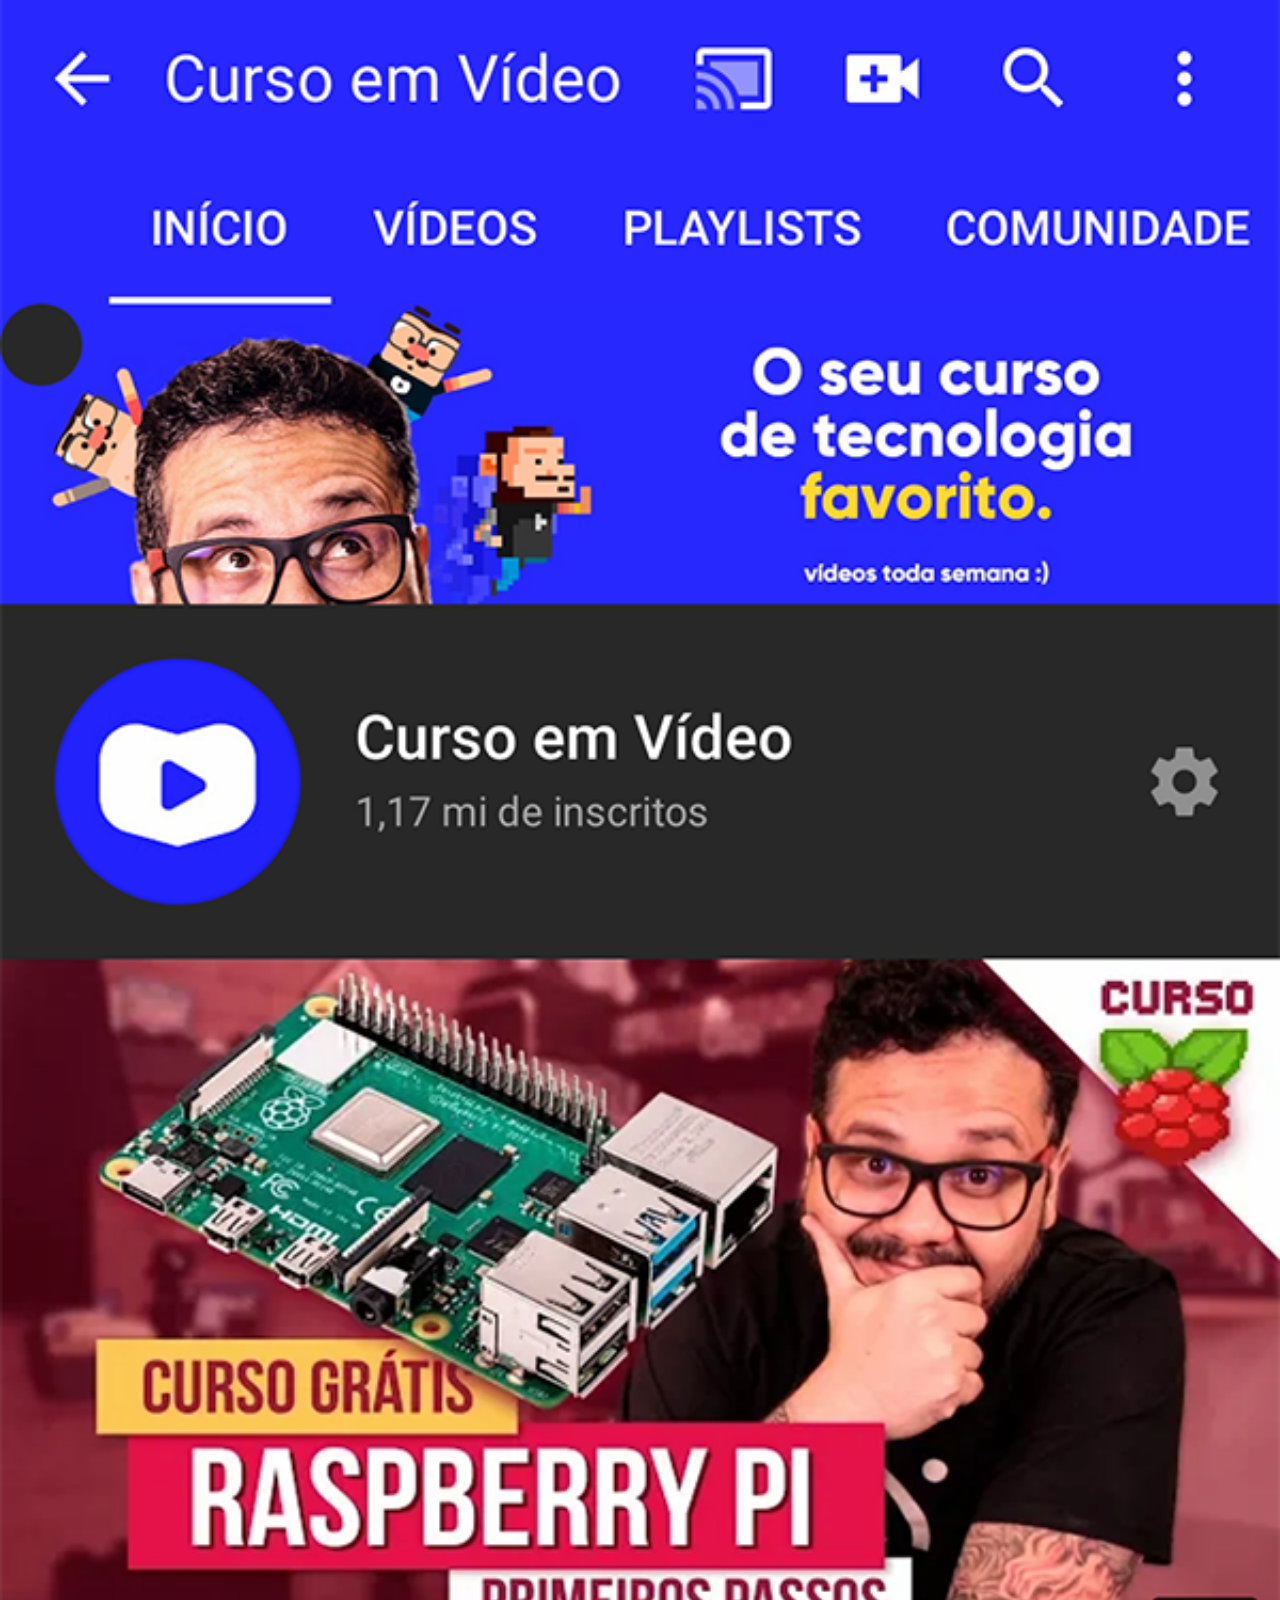
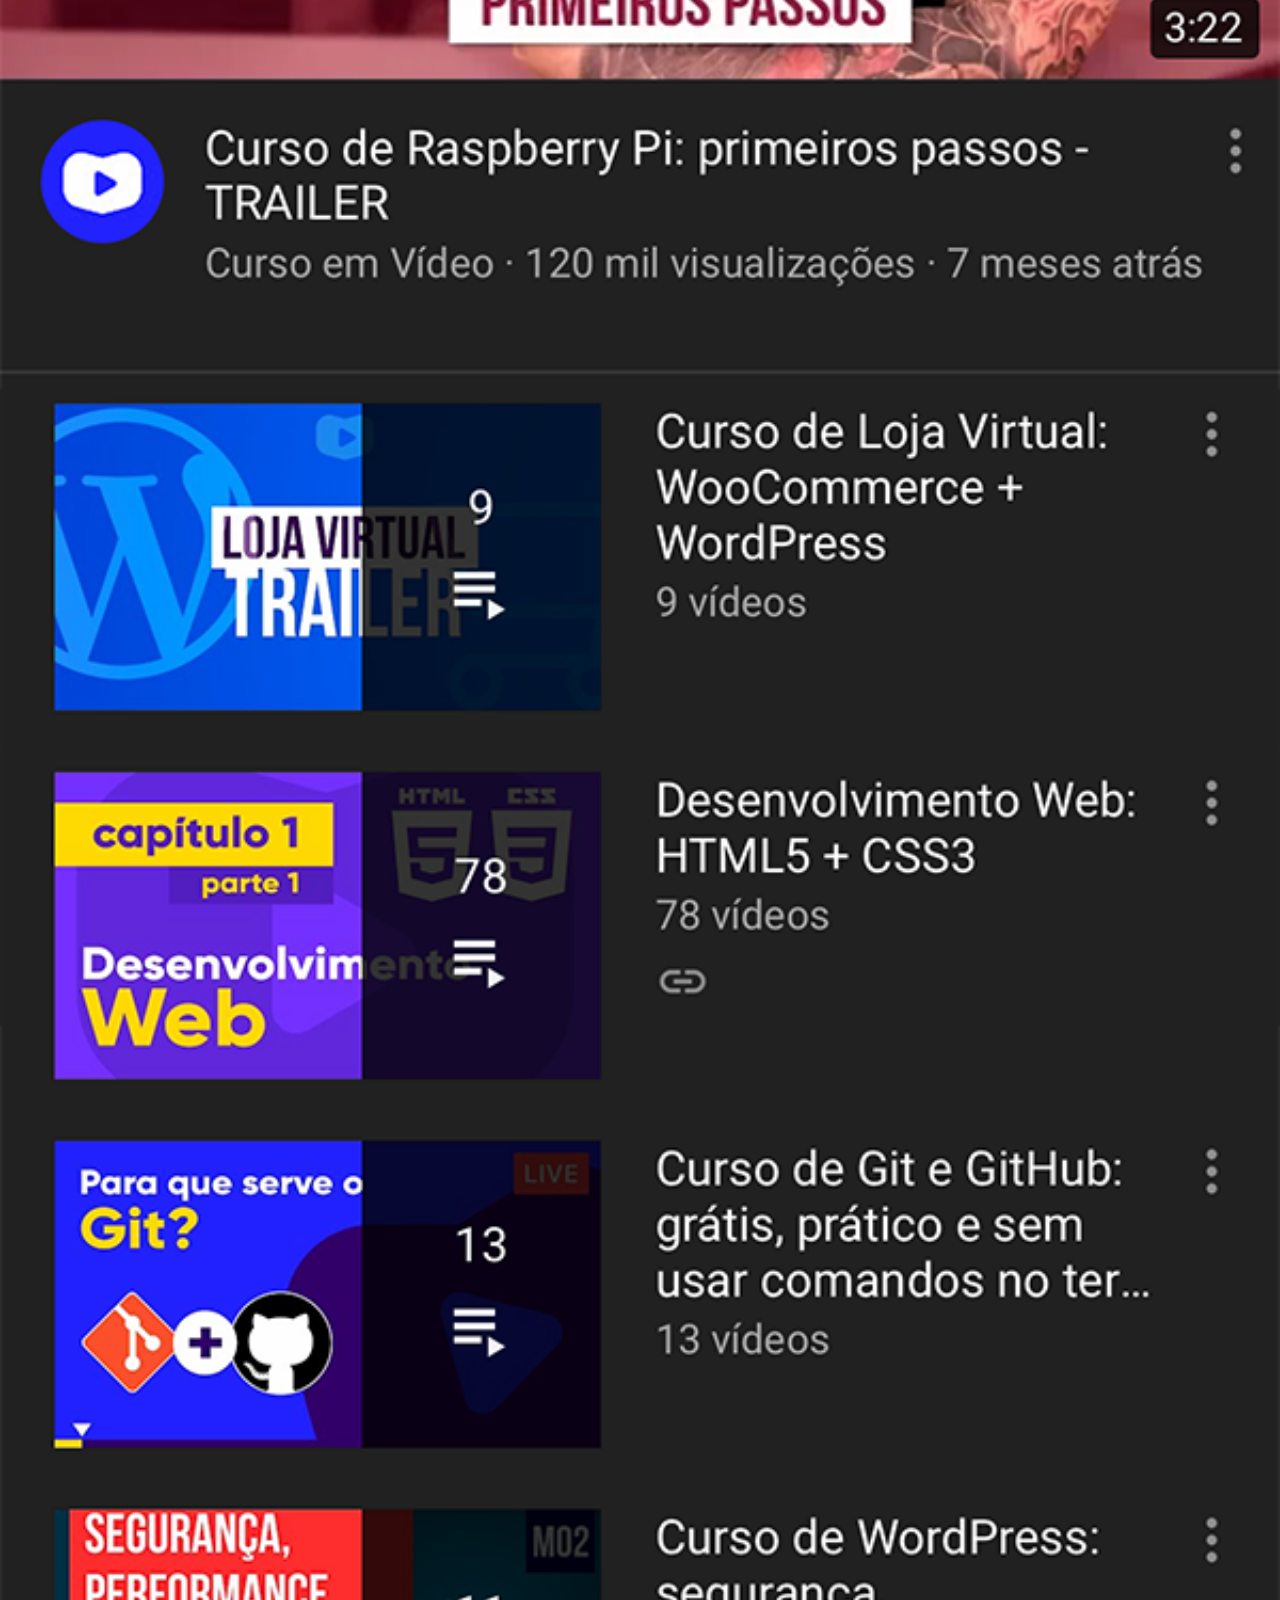
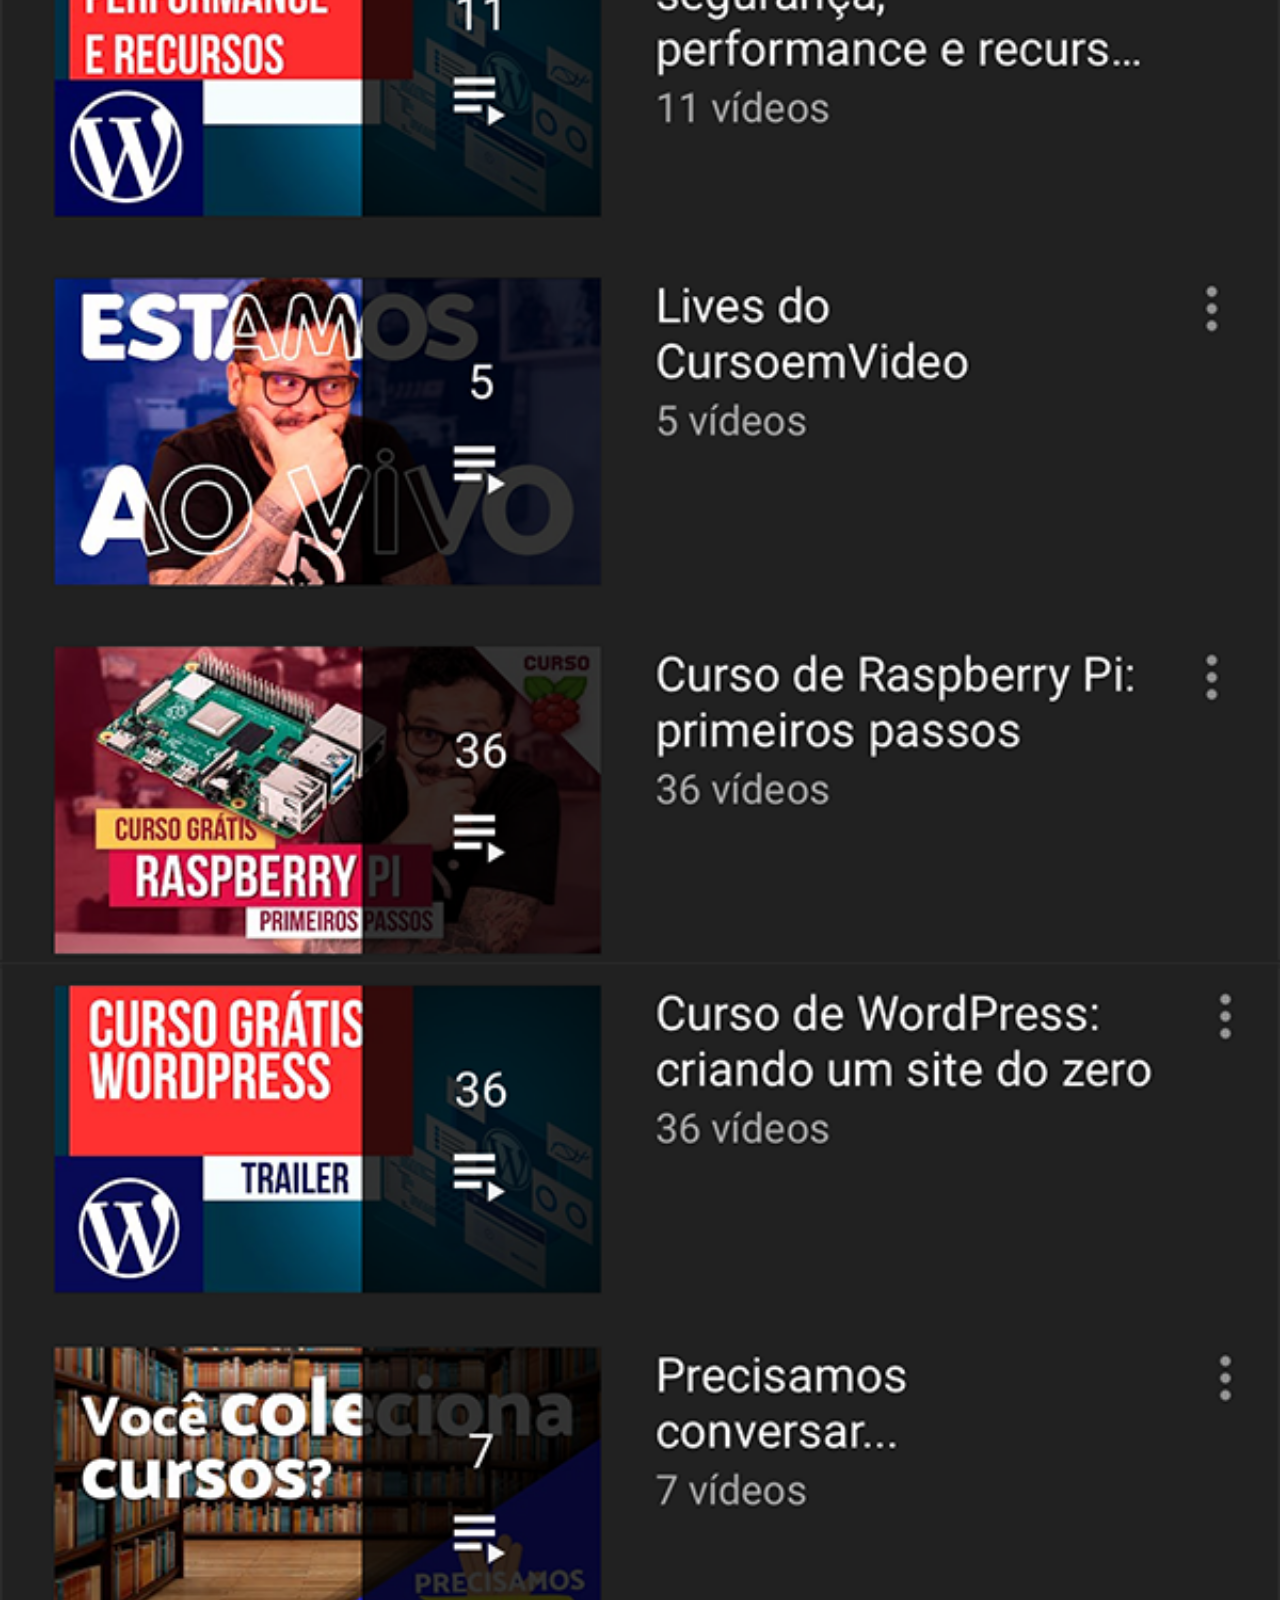
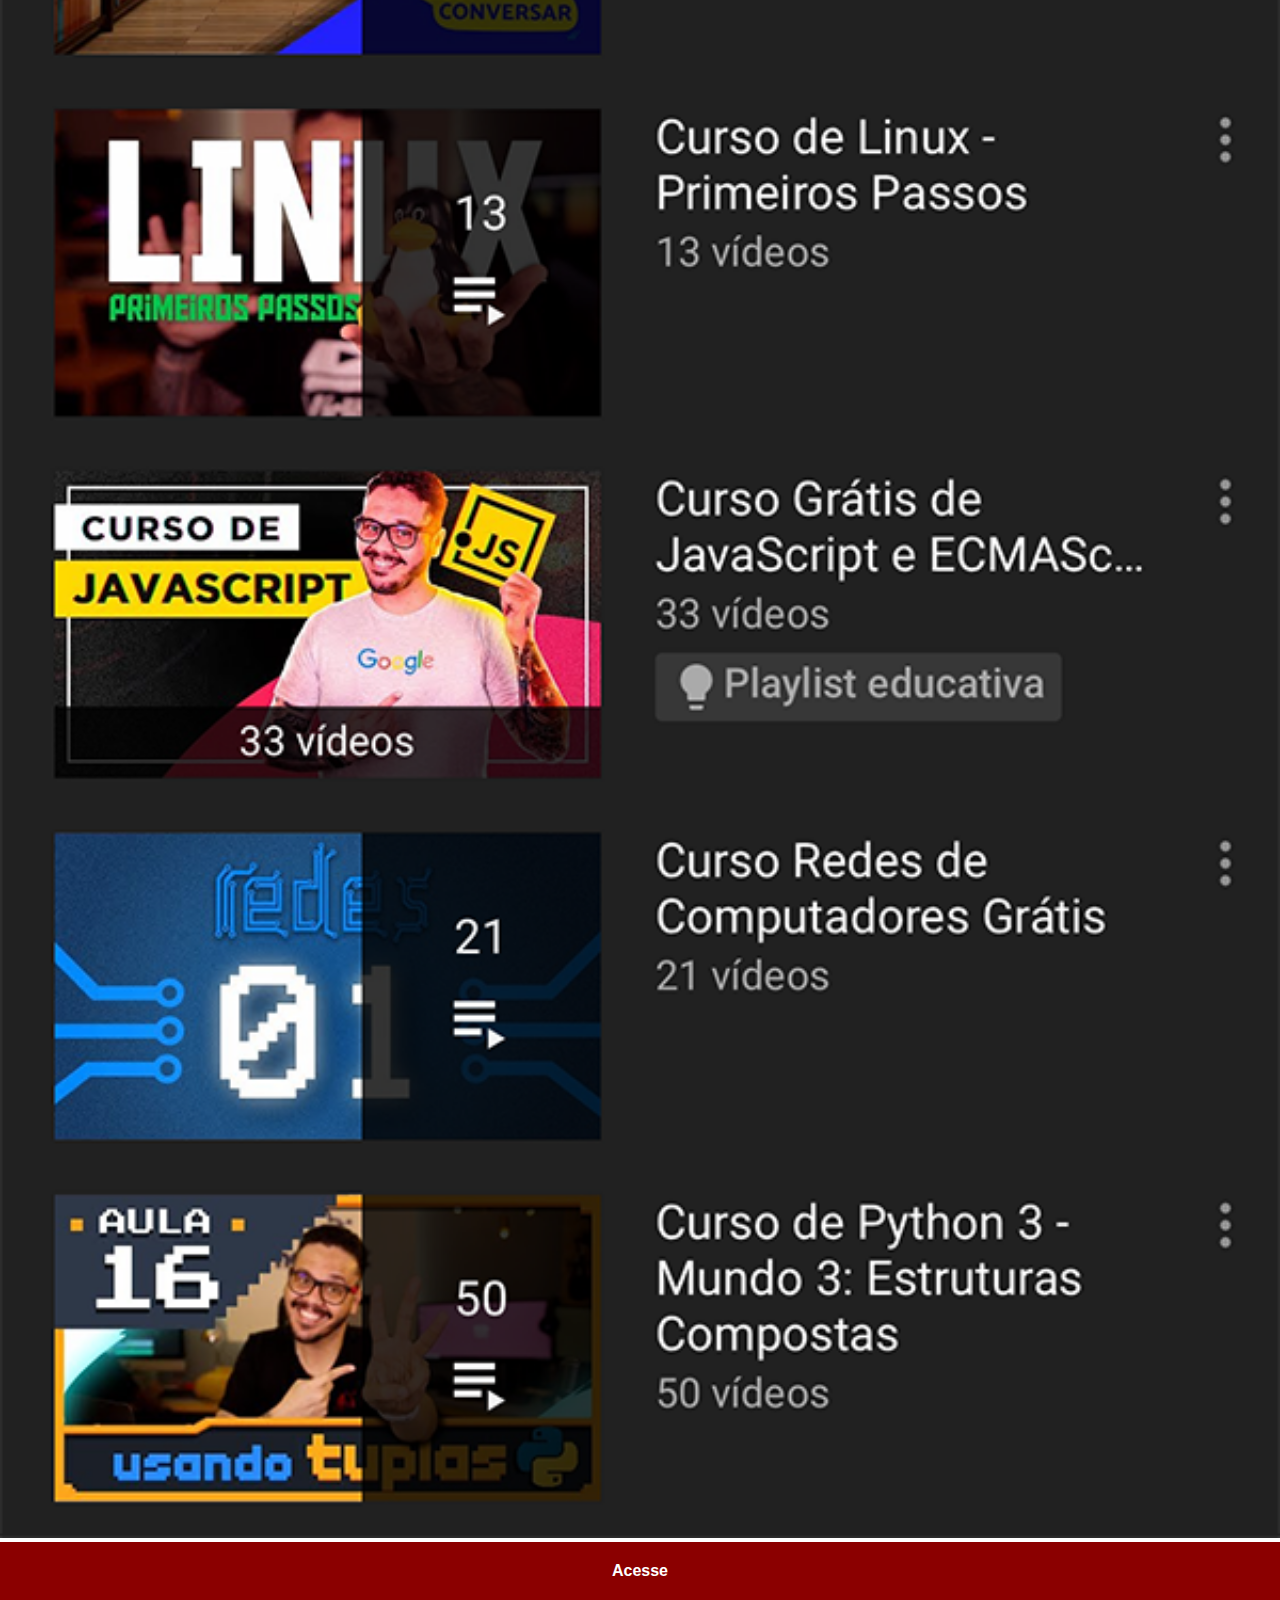
<file: youtube.html>
<!DOCTYPE html>
<html lang="pt-br">
<head>
    <meta charset="UTF-8">
    <meta http-equiv="X-UA-Compatible" content="IE=edge">
    <meta name="viewport" content="width=device-width, initial-scale=1.0">
    <title>Youtube</title>
    <link rel="stylesheet" href="estilos/social.css">
</head>
<body>
    <img src="imagens/tela-youtube.png" alt="Youtube">
    <a href="https://www.youtube.com/channel/UCDnwNf57ZHTR_udhmRqe2Yg" target="_blank">Acesse</a>
</body>
</html>
</file>
<file: estilos/style.css>
@chatset "UTF-8";
*{
    margin: 0px;
    padding: 0px;
    font-family: Arial, Helvetica, sans-serif;
}
html, body{
    height: 100vh;
    width: 100vw;
    background-color: black;
}
body{
    background: url(../imagens/fundo-madeira.jpg) no-repeat top center;
    background-size: cover;
    background-attachment: fixed;
    
}
main{
    position: relative;
    height: 96vh;
}
#telefone{
    position: absolute;
    top: 50%;
    left: 50%;
    transform: translate(-50%, -50%);
    
    height: 627px;
    width: 311px;
    background:  url(../imagens/frame-iphone.png) no-repeat;
    
    
}
#tela{
    position: relative;
    top: 80px;
    left: 23px;
    width: 267px;
    height: 471px;
}
#redes-sociais img{
    text-align: right;
    width: 50px;
    margin: 10px;
    border-radius: 50%;
    box-shadow: 2px 2px 5px rgba(0, 0, 0, 0.39);
    box-sizing: border-box;
}
#redes-sociais{
    text-align: right;
}
#redes-sociais img:hover{
    border: 2px solid rgba(255, 255, 255, 0.788);
    transform: translate(-2px, -2px);
    box-shadow: 5px 5px 10px rgba(0, 0, 0, 0.61);
    transition: transform 0.2s, border 0.8s;
}
</file>
<file: estilos/social.css>
@charset "utf-8";
*{
    margin: 0px;
    padding: 0px;
    font-family: Arial, Helvetica, sans-serif;
}
::-webkit-scrollbar{
    width: 0px;

}
a{
    display: block;
    color: white;
    background-color: darkred;
    padding: 20px;
    text-align: center;
    font-weight: bolder;
    text-decoration: none;
}
img{
    width: 100vw;

}
a:hover{
    color: rgba(255, 0, 0, 0.555);
}
</file>
